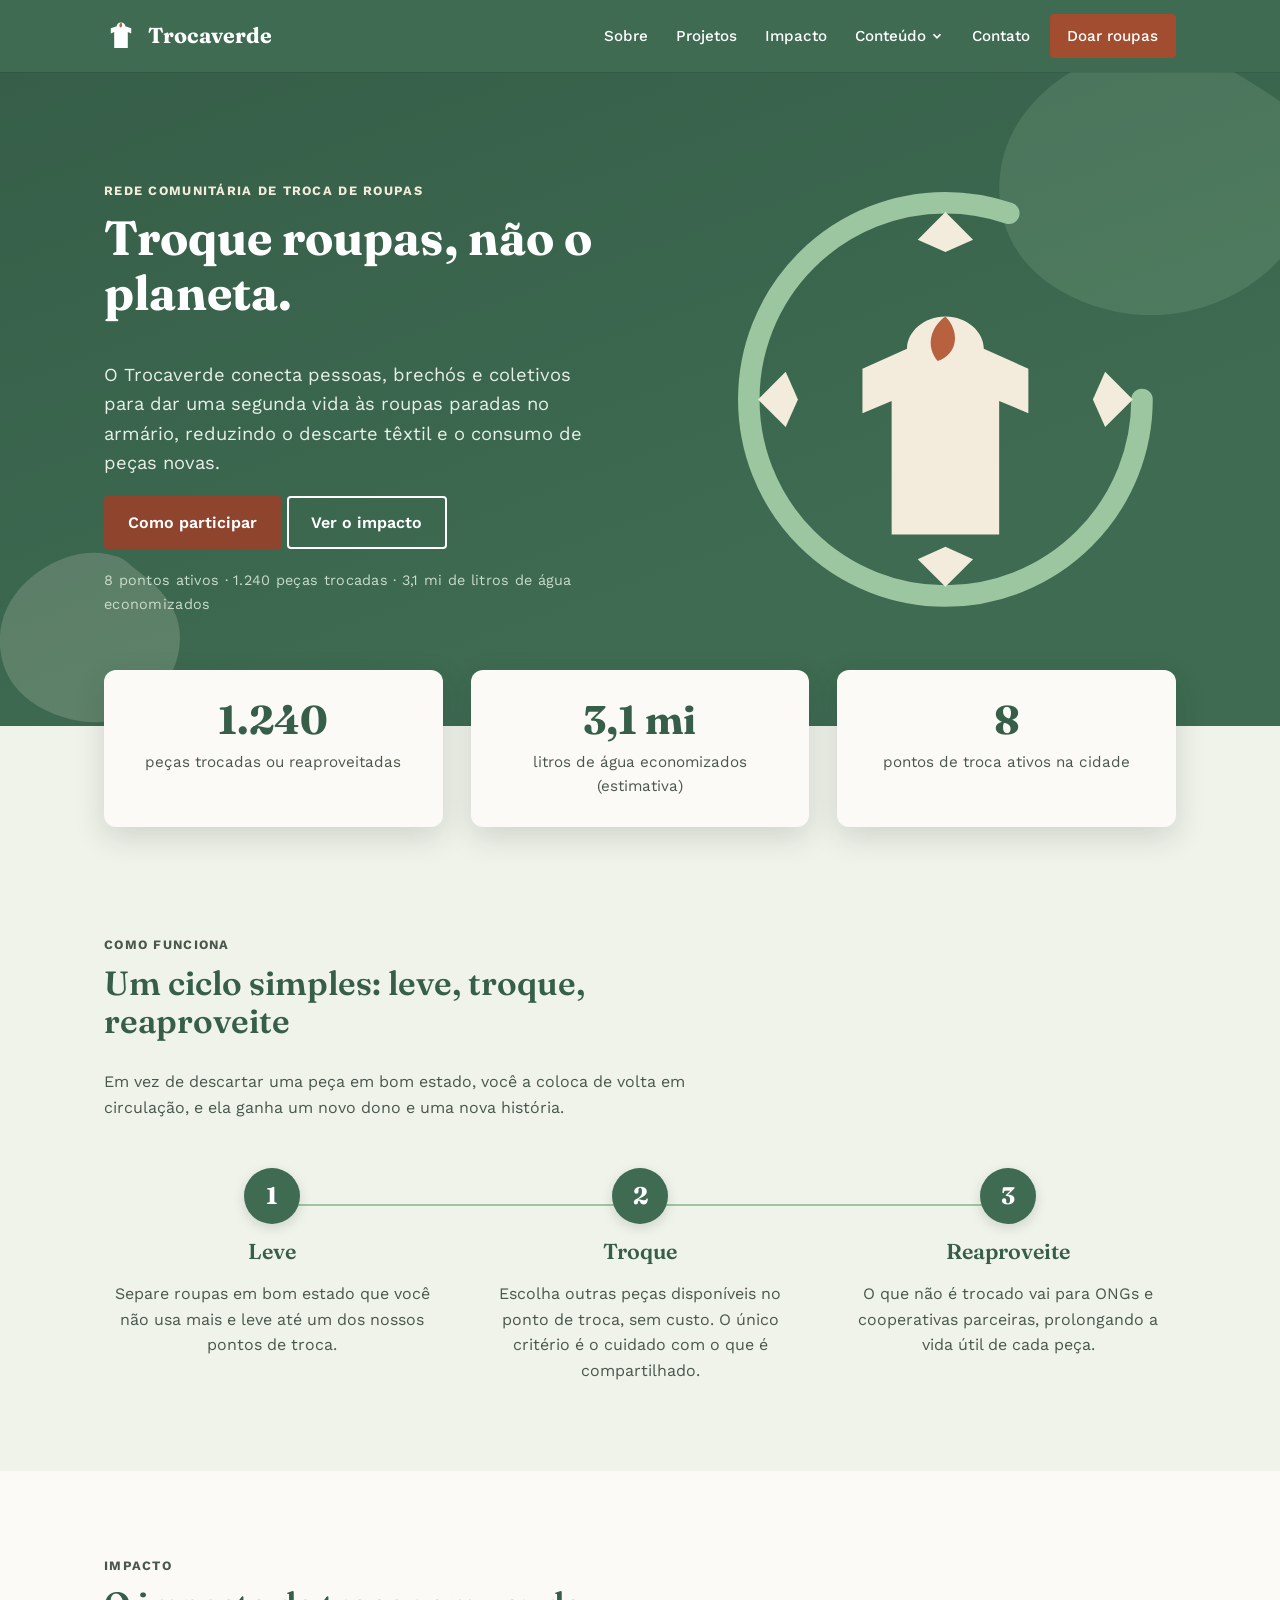
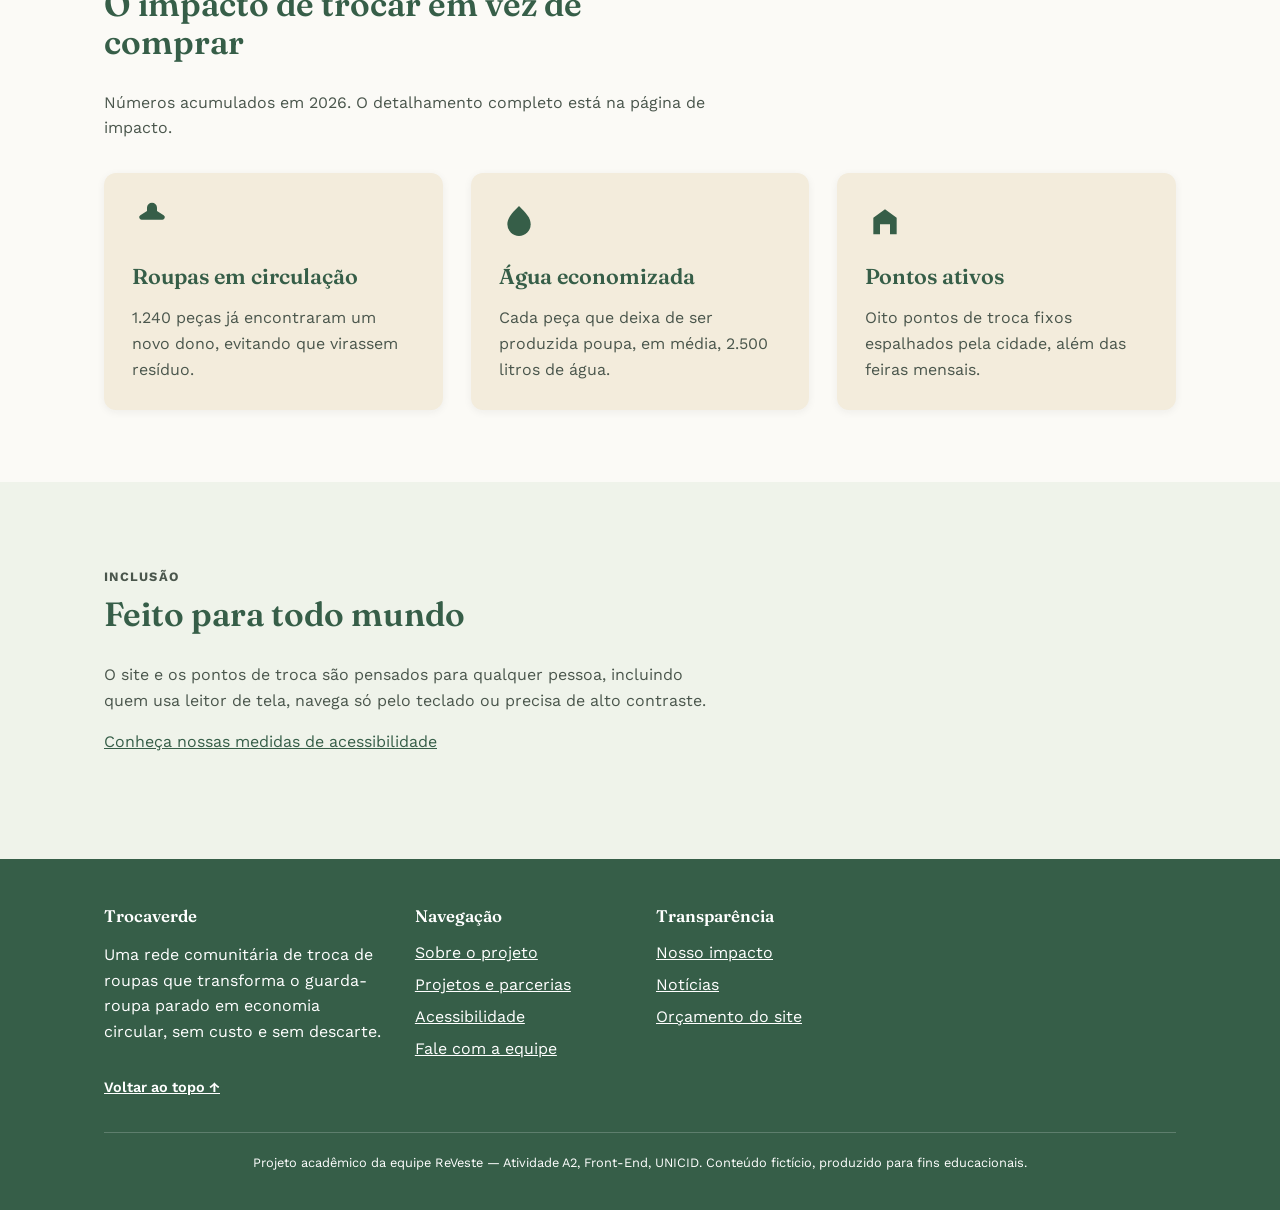
<file: index.html>
<!DOCTYPE html>
<html lang="pt-BR">
<head>
  <meta charset="UTF-8">
  <meta name="viewport" content="width=device-width, initial-scale=1.0">
  <title>Trocaverde — troque roupas, não o planeta</title>
  <meta name="description" content="Trocaverde é uma rede comunitária de troca e reaproveitamento de roupas que combate o descarte têxtil e incentiva o consumo consciente.">
  <link rel="preconnect" href="https://fonts.googleapis.com">
  <link rel="preconnect" href="https://fonts.gstatic.com" crossorigin>
  <link href="https://fonts.googleapis.com/css2?family=Fraunces:opsz,wght@9..144,500;9..144,700&family=Work+Sans:wght@400;500;600;700&display=swap" rel="stylesheet">
  <link rel="stylesheet" href="css/style.css">
  <link rel="icon" type="image/svg+xml" href="favicon.svg">
</head>
<body>
  <a class="skip-link" href="#conteudo-principal">Pular para o conteúdo principal</a>

  <header class="site-header">
    <div class="container">
      <a class="brand" href="index.html" aria-label="Trocaverde — página inicial">
        <svg viewBox="0 0 40 40" aria-hidden="true" focusable="false">
          <path d="M20 4c-2.8 0-5 2-5 4.4L8 11v6l4-1.6V34h16V15.4L32 17v-6l-7-2.6C25 6 22.8 4 20 4z" fill="#ffffff"/>
          <path d="M20 4c2 2 2 5-1 6-1.6-2-1-4.6 1-6z" fill="#B8613F"/>
        </svg>
        Trocaverde
      </a>
      <button type="button" class="nav-toggle-button" aria-label="Abrir menu de navegação" aria-expanded="false" aria-controls="main-nav">
        <svg viewBox="0 0 24 24" aria-hidden="true" focusable="false"><path d="M3 6h18M3 12h18M3 18h18" stroke="currentColor" stroke-width="2" stroke-linecap="round"/></svg>
      </button>
      <nav class="main-nav" id="main-nav" aria-label="Navegação principal">
        <ul>
          <li><a href="sobre.html">Sobre</a></li>
          <li><a href="projetos.html">Projetos</a></li>
          <li><a href="impacto.html">Impacto</a></li>
          <li class="has-dropdown">
            <button type="button" class="dropdown-toggle" aria-expanded="false" aria-controls="conteudo-menu">
              Conteúdo
              <svg class="chevron" viewBox="0 0 16 16" aria-hidden="true" focusable="false"><path d="M4 6l4 4 4-4" fill="none" stroke="currentColor" stroke-width="2"/></svg>
            </button>
            <ul class="dropdown" id="conteudo-menu">
              <li><a href="galeria.html">Galeria</a></li>
              <li><a href="midia.html">Mídia</a></li>
              <li><a href="noticias.html">Notícias</a></li>
              <li><a href="acessibilidade.html">Acessibilidade</a></li>
            </ul>
          </li>
          <li><a href="contato.html">Contato</a></li>
        </ul>
        <a class="btn btn-cta" href="contato.html#formulario">Doar roupas</a>
      </nav>
    </div>
  </header>

  <main id="conteudo-principal">
    <section class="hero">
      <div class="hero-blobs" aria-hidden="true">
        <svg class="blob-1" viewBox="0 0 200 200"><path d="M44,-58C60,-48,79,-38,86,-23C93,-8,88,12,78,28C68,44,53,56,36,63C19,70,0,72,-19,68C-38,64,-57,54,-68,39C-79,24,-82,4,-77,-14C-72,-32,-59,-47,-43,-57C-27,-67,-8,-72,9,-70C26,-68,32,-68,44,-58Z" fill="#9CC6A0" transform="translate(100 100)"/></svg>
        <svg class="blob-2" viewBox="0 0 200 200"><path d="M38,-49C50,-40,61,-29,66,-16C71,-3,70,12,64,26C58,40,47,53,33,60C19,67,2,68,-15,64C-32,60,-49,51,-59,37C-69,23,-72,4,-67,-13C-62,-30,-49,-44,-34,-53C-19,-62,-2,-66,13,-63C28,-60,26,-58,38,-49Z" fill="#F3ECDC" transform="translate(100 100)"/></svg>
      </div>
      <div class="container">
        <div>
          <p class="eyebrow" style="color:#F3ECDC;">Rede comunitária de troca de roupas</p>
          <h1>Troque roupas, não o planeta.</h1>
          <p class="lede">O Trocaverde conecta pessoas, brechós e coletivos para dar uma segunda vida às roupas paradas no armário, reduzindo o descarte têxtil e o consumo de peças novas.</p>
          <p>
            <a class="btn btn-primary" href="projetos.html">Como participar</a>
            <a class="btn btn-outline" href="impacto.html">Ver o impacto</a>
          </p>
          <p class="hero-trust">8 pontos ativos · 1.240 peças trocadas · 3,1 mi de litros de água economizados</p>
        </div>
        <svg class="hero-figure" viewBox="0 0 300 300" role="img" aria-label="Ilustração de uma camiseta cercada por setas circulares, representando a troca de roupas">
          <circle cx="150" cy="150" r="128" fill="none" stroke="#9CC6A0" stroke-width="14" stroke-dasharray="700" stroke-dashoffset="55" stroke-linecap="round"/>
          <path d="M150 28 l18 18 -18 8 -18-8Z" fill="#F3ECDC"/>
          <path d="M272 150 l-18 18 -8-18 8-18Z" fill="#F3ECDC"/>
          <path d="M150 272 l-18-18 18-8 18 8Z" fill="#F3ECDC"/>
          <path d="M28 150 l18-18 8 18-8 18Z" fill="#F3ECDC"/>
          <path d="M150 96c-14 0-25 10-25 21l-29 13v29l19-8v87h70v-87l19 8v-29l-29-13c0-11-11-21-25-21z" fill="#F3ECDC"/>
          <path d="M150 96c9 9 9 24-5 29-8-9-5-22 5-29z" fill="#B8613F"/>
        </svg>
      </div>
    </section>

    <section class="stats-strip" aria-label="Números do Trocaverde">
      <div class="container">
        <div class="grid grid--3">
          <div class="stat-overlap reveal">
            <span class="stat-number" data-counter="1240">0</span>
            <p>peças trocadas ou reaproveitadas</p>
          </div>
          <div class="stat-overlap reveal">
            <span class="stat-number">3,1 mi</span>
            <p>litros de água economizados (estimativa)</p>
          </div>
          <div class="stat-overlap reveal">
            <span class="stat-number" data-counter="8">0</span>
            <p>pontos de troca ativos na cidade</p>
          </div>
        </div>
      </div>
    </section>

    <section class="section">
      <div class="container">
        <div class="section-head reveal">
          <p class="eyebrow">Como funciona</p>
          <h2>Um ciclo simples: leve, troque, reaproveite</h2>
          <p>Em vez de descartar uma peça em bom estado, você a coloca de volta em circulação, e ela ganha um novo dono e uma nova história.</p>
        </div>
        <div class="steps reveal">
          <div class="step">
            <h3>Leve</h3>
            <p>Separe roupas em bom estado que você não usa mais e leve até um dos nossos pontos de troca.</p>
          </div>
          <div class="step">
            <h3>Troque</h3>
            <p>Escolha outras peças disponíveis no ponto de troca, sem custo. O único critério é o cuidado com o que é compartilhado.</p>
          </div>
          <div class="step">
            <h3>Reaproveite</h3>
            <p>O que não é trocado vai para ONGs e cooperativas parceiras, prolongando a vida útil de cada peça.</p>
          </div>
        </div>
      </div>
    </section>

    <section class="section section--alt">
      <div class="container">
        <div class="section-head reveal">
          <p class="eyebrow">Impacto</p>
          <h2>O impacto de trocar em vez de comprar</h2>
          <p>Números acumulados em 2026. O detalhamento completo está na página de impacto.</p>
        </div>
        <div class="grid grid--3">
          <article class="card reveal">
            <svg class="card-icon" viewBox="0 0 48 48" aria-hidden="true"><path d="M18 8a6 6 0 0 1 12 0v4l8 5a3 3 0 0 1-2 5.5H12A3 3 0 0 1 10 17l8-5z" fill="currentColor"/></svg>
            <h3>Roupas em circulação</h3>
            <p>1.240 peças já encontraram um novo dono, evitando que virassem resíduo.</p>
          </article>
          <article class="card reveal">
            <svg class="card-icon" viewBox="0 0 48 48" aria-hidden="true"><path d="M24 6c8 8 14 14 14 22a14 14 0 0 1-28 0c0-8 6-14 14-22z" fill="currentColor"/></svg>
            <h3>Água economizada</h3>
            <p>Cada peça que deixa de ser produzida poupa, em média, 2.500 litros de água.</p>
          </article>
          <article class="card reveal">
            <svg class="card-icon" viewBox="0 0 48 48" aria-hidden="true"><path d="M10 40V20l14-10 14 10v20H30V28H18v12z" fill="currentColor"/></svg>
            <h3>Pontos ativos</h3>
            <p>Oito pontos de troca fixos espalhados pela cidade, além das feiras mensais.</p>
          </article>
        </div>
      </div>
    </section>

    <section class="section">
      <div class="container">
        <div class="section-head reveal">
          <p class="eyebrow">Inclusão</p>
          <h2>Feito para todo mundo</h2>
          <p>O site e os pontos de troca são pensados para qualquer pessoa, incluindo quem usa leitor de tela, navega só pelo teclado ou precisa de alto contraste.</p>
          <p><a href="acessibilidade.html">Conheça nossas medidas de acessibilidade</a></p>
        </div>
      </div>
    </section>
  </main>

  <footer class="site-footer">
    <div class="container">
      <div class="footer-grid">
        <div>
          <h2>Trocaverde</h2>
          <p>Uma rede comunitária de troca de roupas que transforma o guarda-roupa parado em economia circular, sem custo e sem descarte.</p>
          <a class="back-to-top" href="#conteudo-principal">Voltar ao topo ↑</a>
        </div>
        <div>
          <h2>Navegação</h2>
          <ul>
            <li><a href="sobre.html">Sobre o projeto</a></li>
            <li><a href="projetos.html">Projetos e parcerias</a></li>
            <li><a href="acessibilidade.html">Acessibilidade</a></li>
            <li><a href="contato.html">Fale com a equipe</a></li>
          </ul>
        </div>
        <div>
          <h2>Transparência</h2>
          <ul>
            <li><a href="impacto.html">Nosso impacto</a></li>
            <li><a href="noticias.html">Notícias</a></li>
            <li><a href="orcamento_hospedagem.html">Orçamento do site</a></li>
          </ul>
        </div>
        
      </div>
      <p class="footer-bottom">Projeto acadêmico da equipe ReVeste — Atividade A2, Front-End, UNICID. Conteúdo fictício, produzido para fins educacionais.</p>
    </div>
  </footer>

  <script src="js/main.js" defer></script>
</body>
</html>
</file>
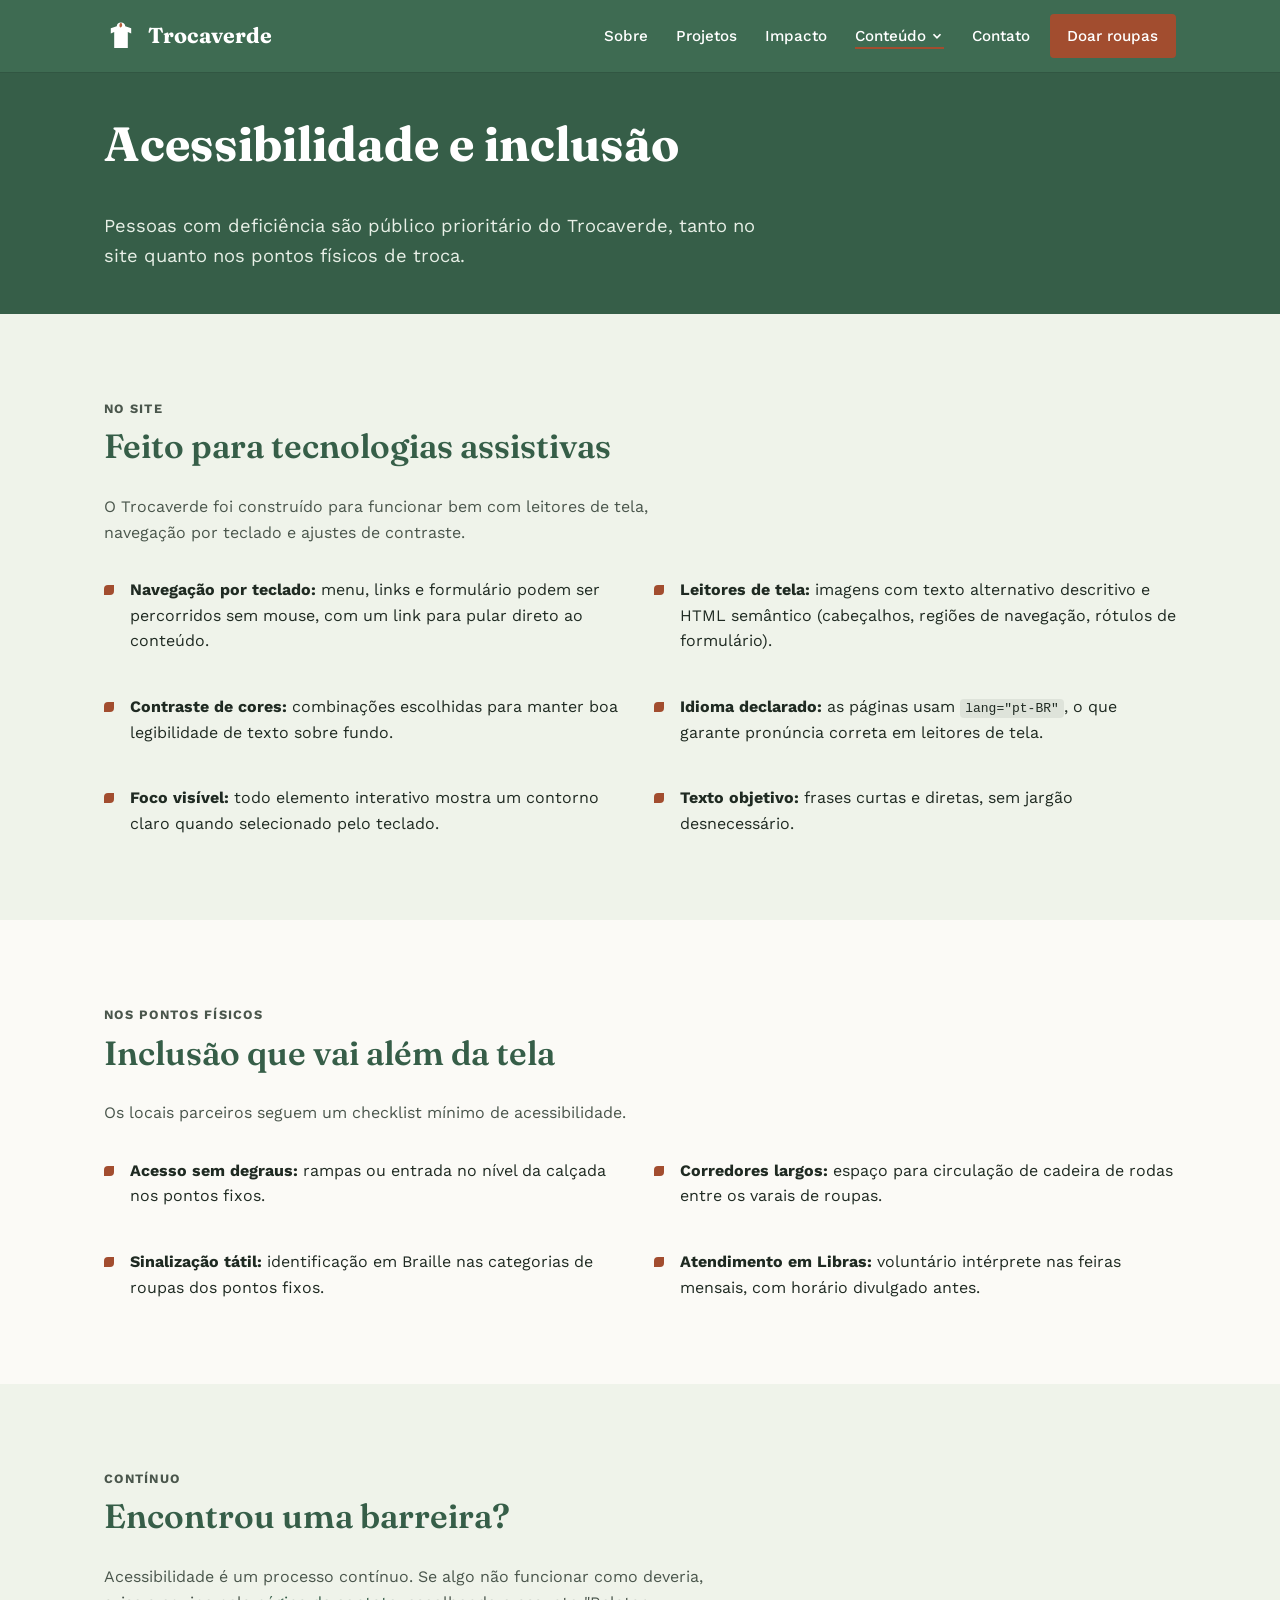
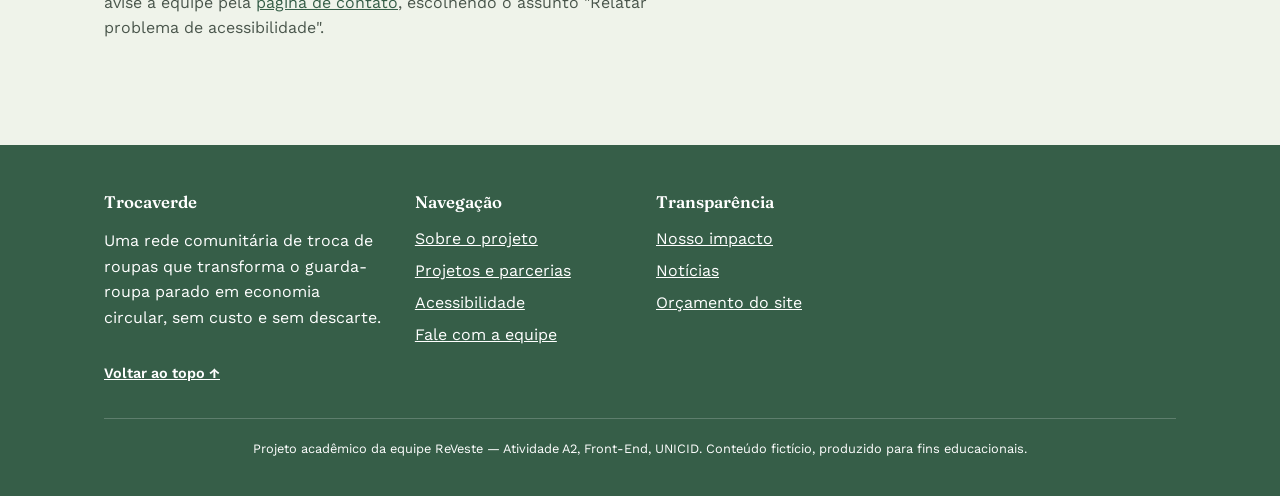
<file: acessibilidade.html>
<!DOCTYPE html>
<html lang="pt-BR">
<head>
  <meta charset="UTF-8">
  <meta name="viewport" content="width=device-width, initial-scale=1.0">
  <title>Acessibilidade | Trocaverde</title>
  <meta name="description" content="Medidas de acessibilidade digital e física adotadas pelo Trocaverde para incluir pessoas com deficiência.">
  <link rel="preconnect" href="https://fonts.googleapis.com">
  <link rel="preconnect" href="https://fonts.gstatic.com" crossorigin>
  <link href="https://fonts.googleapis.com/css2?family=Fraunces:opsz,wght@9..144,500;9..144,700&family=Work+Sans:wght@400;500;600;700&display=swap" rel="stylesheet">
  <link rel="stylesheet" href="css/style.css">
  <link rel="icon" type="image/svg+xml" href="favicon.svg">
</head>
<body>
  <a class="skip-link" href="#conteudo-principal">Pular para o conteúdo principal</a>

  <header class="site-header">
    <div class="container">
      <a class="brand" href="index.html" aria-label="Trocaverde — página inicial">
        <svg viewBox="0 0 40 40" aria-hidden="true" focusable="false">
          <path d="M20 4c-2.8 0-5 2-5 4.4L8 11v6l4-1.6V34h16V15.4L32 17v-6l-7-2.6C25 6 22.8 4 20 4z" fill="#ffffff"/>
          <path d="M20 4c2 2 2 5-1 6-1.6-2-1-4.6 1-6z" fill="#B8613F"/>
        </svg>
        Trocaverde
      </a>
      <button type="button" class="nav-toggle-button" aria-label="Abrir menu de navegação" aria-expanded="false" aria-controls="main-nav">
        <svg viewBox="0 0 24 24" aria-hidden="true" focusable="false"><path d="M3 6h18M3 12h18M3 18h18" stroke="currentColor" stroke-width="2" stroke-linecap="round"/></svg>
      </button>
      <nav class="main-nav" id="main-nav" aria-label="Navegação principal">
        <ul>
          <li><a href="sobre.html">Sobre</a></li>
          <li><a href="projetos.html">Projetos</a></li>
          <li><a href="impacto.html">Impacto</a></li>
          <li class="has-dropdown">
            <button type="button" class="dropdown-toggle" aria-expanded="false" aria-controls="conteudo-menu">Conteúdo
              <svg class="chevron" viewBox="0 0 16 16" aria-hidden="true" focusable="false"><path d="M4 6l4 4 4-4" fill="none" stroke="currentColor" stroke-width="2"/></svg>
            </button>
            <ul class="dropdown" id="conteudo-menu">
              <li><a href="galeria.html">Galeria</a></li>
              <li><a href="midia.html">Mídia</a></li>
              <li><a href="noticias.html">Notícias</a></li>
              <li><a href="acessibilidade.html" aria-current="page">Acessibilidade</a></li>
            </ul>
          </li>
          <li><a href="contato.html">Contato</a></li>
        </ul>
        <a class="btn btn-cta" href="contato.html#formulario">Doar roupas</a>
      </nav>
    </div>
  </header>

  <main id="conteudo-principal">
    <section class="page-hero">
      <div class="container">
        <h1>Acessibilidade e inclusão</h1>
        <p>Pessoas com deficiência são público prioritário do Trocaverde, tanto no site quanto nos pontos físicos de troca.</p>
      </div>
    </section>

    <section class="section">
      <div class="container">
        <div class="section-head reveal">
          <p class="eyebrow">No site</p>
          <h2>Feito para tecnologias assistivas</h2>
          <p>O Trocaverde foi construído para funcionar bem com leitores de tela, navegação por teclado e ajustes de contraste.</p>
        </div>
        <ul class="leaf-list grid grid--2">
          <li><strong>Navegação por teclado:</strong> menu, links e formulário podem ser percorridos sem mouse, com um link para pular direto ao conteúdo.</li>
          <li><strong>Leitores de tela:</strong> imagens com texto alternativo descritivo e HTML semântico (cabeçalhos, regiões de navegação, rótulos de formulário).</li>
          <li><strong>Contraste de cores:</strong> combinações escolhidas para manter boa legibilidade de texto sobre fundo.</li>
          <li><strong>Idioma declarado:</strong> as páginas usam <code>lang="pt-BR"</code>, o que garante pronúncia correta em leitores de tela.</li>
          <li><strong>Foco visível:</strong> todo elemento interativo mostra um contorno claro quando selecionado pelo teclado.</li>
          <li><strong>Texto objetivo:</strong> frases curtas e diretas, sem jargão desnecessário.</li>
        </ul>
      </div>
    </section>

    <section class="section section--alt">
      <div class="container">
        <div class="section-head reveal">
          <p class="eyebrow">Nos pontos físicos</p>
          <h2>Inclusão que vai além da tela</h2>
          <p>Os locais parceiros seguem um checklist mínimo de acessibilidade.</p>
        </div>
        <ul class="leaf-list grid grid--2">
          <li><strong>Acesso sem degraus:</strong> rampas ou entrada no nível da calçada nos pontos fixos.</li>
          <li><strong>Corredores largos:</strong> espaço para circulação de cadeira de rodas entre os varais de roupas.</li>
          <li><strong>Sinalização tátil:</strong> identificação em Braille nas categorias de roupas dos pontos fixos.</li>
          <li><strong>Atendimento em Libras:</strong> voluntário intérprete nas feiras mensais, com horário divulgado antes.</li>
        </ul>
      </div>
    </section>

    <section class="section">
      <div class="container">
        <div class="section-head reveal">
          <p class="eyebrow">Contínuo</p>
          <h2>Encontrou uma barreira?</h2>
          <p>Acessibilidade é um processo contínuo. Se algo não funcionar como deveria, avise a equipe pela <a href="contato.html">página de contato</a>, escolhendo o assunto "Relatar problema de acessibilidade".</p>
        </div>
      </div>
    </section>
  </main>

  <footer class="site-footer">
    <div class="container">
      <div class="footer-grid">
        <div>
          <h2>Trocaverde</h2>
          <p>Uma rede comunitária de troca de roupas que transforma o guarda-roupa parado em economia circular, sem custo e sem descarte.</p>
          <a class="back-to-top" href="#conteudo-principal">Voltar ao topo ↑</a>
        </div>
        <div>
          <h2>Navegação</h2>
          <ul>
            <li><a href="sobre.html">Sobre o projeto</a></li>
            <li><a href="projetos.html">Projetos e parcerias</a></li>
            <li><a href="acessibilidade.html">Acessibilidade</a></li>
            <li><a href="contato.html">Fale com a equipe</a></li>
          </ul>
        </div>
        <div>
          <h2>Transparência</h2>
          <ul>
            <li><a href="impacto.html">Nosso impacto</a></li>
            <li><a href="noticias.html">Notícias</a></li>
            <li><a href="orcamento_hospedagem.html">Orçamento do site</a></li>
          </ul>
        </div>
       
      </div>
      <p class="footer-bottom">Projeto acadêmico da equipe ReVeste — Atividade A2, Front-End, UNICID. Conteúdo fictício, produzido para fins educacionais.</p>
    </div>
  </footer>

  <script src="js/main.js" defer></script>
</body>
</html>
</file>
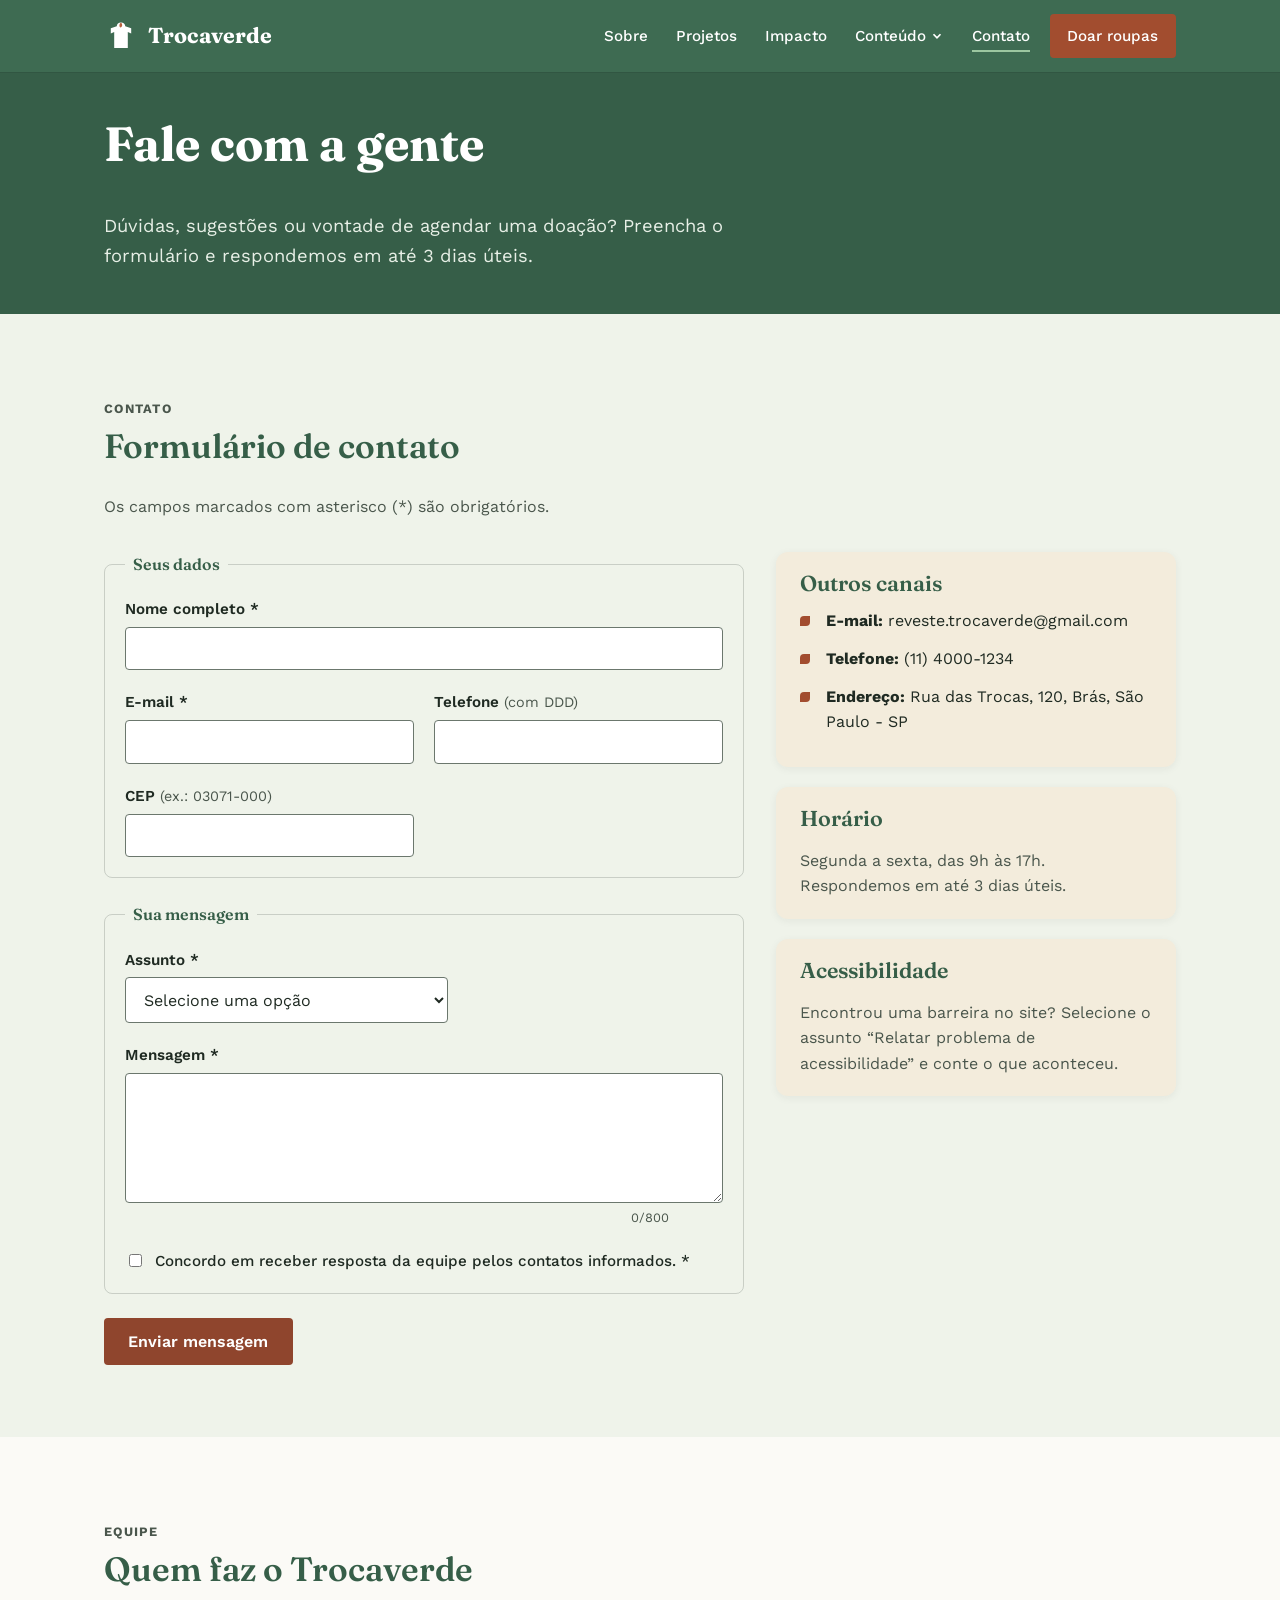
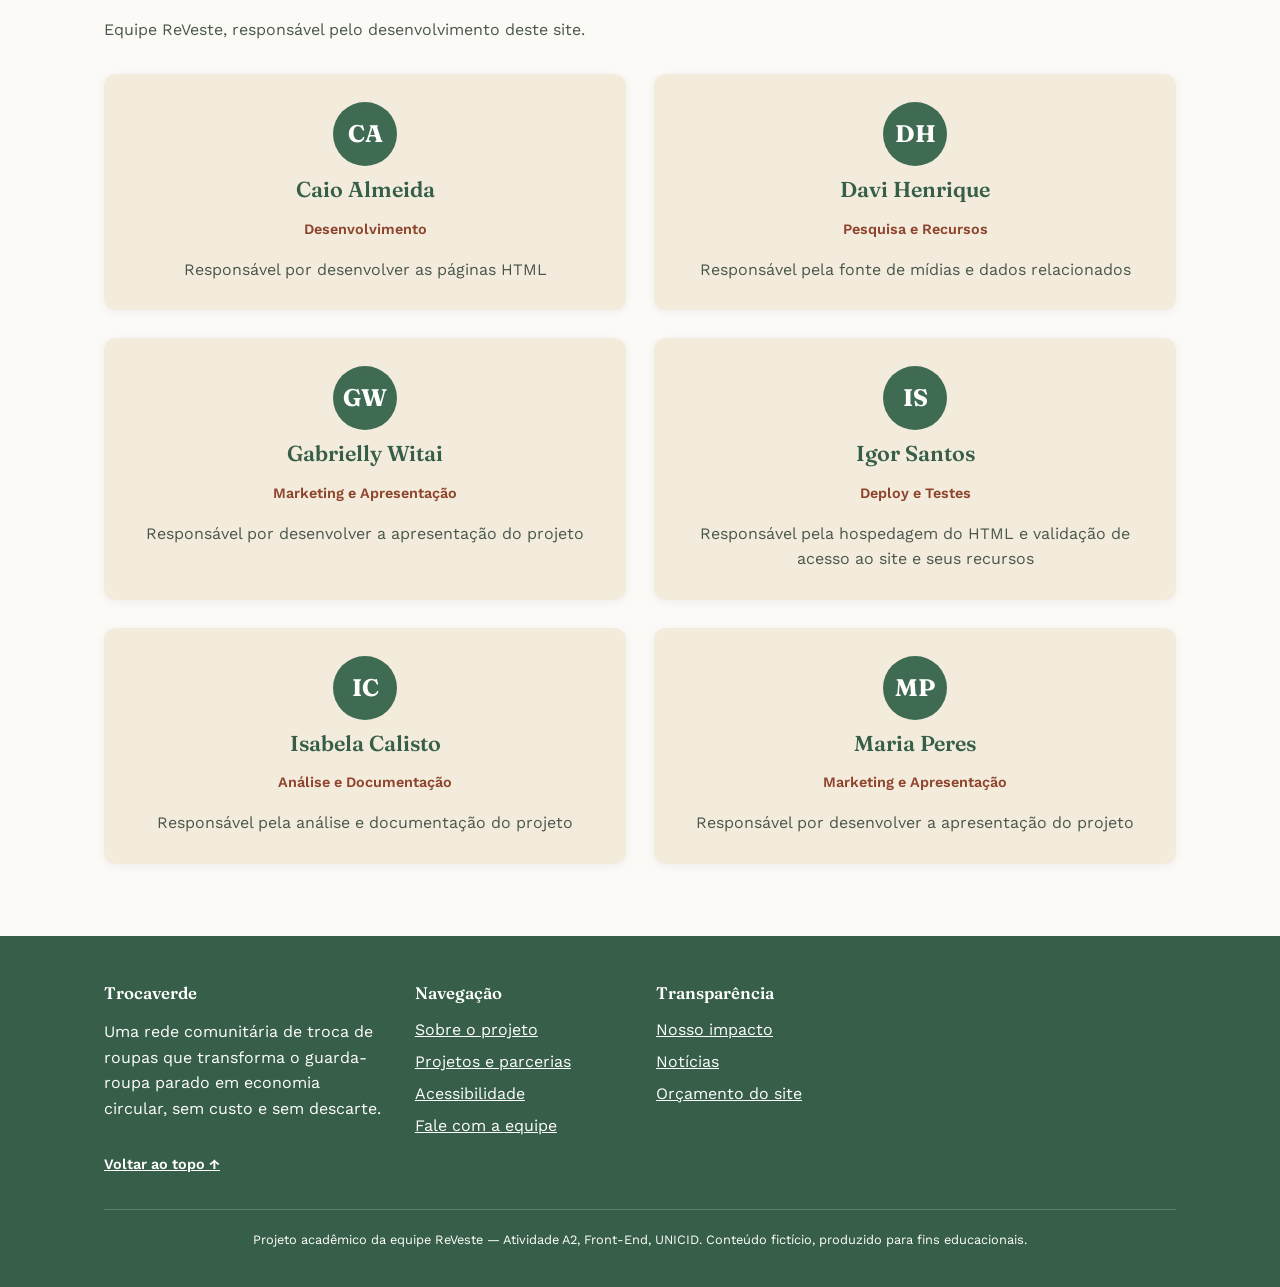
<file: contato.html>
<!DOCTYPE html>
<html lang="pt-BR">
<head>
  <meta charset="UTF-8">
  <meta name="viewport" content="width=device-width, initial-scale=1.0">
  <title>Contato | Trocaverde</title>
  <meta name="description" content="Fale com a equipe do Trocaverde: envie dúvidas, sugestões ou agende uma doação de roupas.">
  <link rel="preconnect" href="https://fonts.googleapis.com">
  <link rel="preconnect" href="https://fonts.gstatic.com" crossorigin>
  <link href="https://fonts.googleapis.com/css2?family=Fraunces:opsz,wght@9..144,500;9..144,700&family=Work+Sans:wght@400;500;600;700&display=swap" rel="stylesheet">
  <link rel="stylesheet" href="css/style.css">
  <link rel="icon" type="image/svg+xml" href="favicon.svg">
</head>
<body>
  <a class="skip-link" href="#conteudo-principal">Pular para o conteúdo principal</a>

  <header class="site-header">
    <div class="container">
      <a class="brand" href="index.html" aria-label="Trocaverde — página inicial">
        <svg viewBox="0 0 40 40" aria-hidden="true" focusable="false">
          <path d="M20 4c-2.8 0-5 2-5 4.4L8 11v6l4-1.6V34h16V15.4L32 17v-6l-7-2.6C25 6 22.8 4 20 4z" fill="#ffffff"/>
          <path d="M20 4c2 2 2 5-1 6-1.6-2-1-4.6 1-6z" fill="#B8613F"/>
        </svg>
        Trocaverde
      </a>
      <button type="button" class="nav-toggle-button" aria-label="Abrir menu de navegação" aria-expanded="false" aria-controls="main-nav">
        <svg viewBox="0 0 24 24" aria-hidden="true" focusable="false"><path d="M3 6h18M3 12h18M3 18h18" stroke="currentColor" stroke-width="2" stroke-linecap="round"/></svg>
      </button>
      <nav class="main-nav" id="main-nav" aria-label="Navegação principal">
        <ul>
          <li><a href="sobre.html">Sobre</a></li>
          <li><a href="projetos.html">Projetos</a></li>
          <li><a href="impacto.html">Impacto</a></li>
          <li class="has-dropdown">
            <button type="button" class="dropdown-toggle" aria-expanded="false" aria-controls="conteudo-menu">Conteúdo
              <svg class="chevron" viewBox="0 0 16 16" aria-hidden="true" focusable="false"><path d="M4 6l4 4 4-4" fill="none" stroke="currentColor" stroke-width="2"/></svg>
            </button>
            <ul class="dropdown" id="conteudo-menu">
              <li><a href="galeria.html">Galeria</a></li>
              <li><a href="midia.html">Mídia</a></li>
              <li><a href="noticias.html">Notícias</a></li>
              <li><a href="acessibilidade.html">Acessibilidade</a></li>
            </ul>
          </li>
          <li><a href="contato.html" aria-current="page">Contato</a></li>
        </ul>
        <a class="btn btn-cta" href="contato.html#formulario">Doar roupas</a>
      </nav>
    </div>
  </header>

  <main id="conteudo-principal">
    <section class="page-hero">
      <div class="container">
        <h1>Fale com a gente</h1>
        <p>Dúvidas, sugestões ou vontade de agendar uma doação? Preencha o formulário e respondemos em até 3 dias úteis.</p>
      </div>
    </section>

    <section class="section" id="formulario">
      <div class="container">
        <div class="section-head">
          <p class="eyebrow">Contato</p>
          <h2>Formulário de contato</h2>
          <p>Os campos marcados com asterisco (*) são obrigatórios.</p>
        </div>

        <div class="contact-layout">
          <form id="contact-form" class="contact-form" action="https://formspree.io/f/xqppvkbg" method="post" novalidate>
            <fieldset>
              <legend>Seus dados</legend>
              <div class="form-grid">
                <div class="field full">
                  <label for="nome">Nome completo *</label>
                  <input type="text" id="nome" name="nome" required minlength="3" autocomplete="name" aria-describedby="nome-error">
                  <p class="field-error" id="nome-error" role="alert" aria-live="assertive" aria-atomic="true" hidden></p>
                </div>
                <div class="field">
                  <label for="email">E-mail *</label>
                  <input type="email" id="email" name="email" required autocomplete="email" aria-describedby="email-error">
                  <p class="field-error" id="email-error" role="alert" aria-live="assertive" aria-atomic="true" hidden></p>
                </div>
                <div class="field">
                  <label for="telefone">Telefone <span class="hint">(com DDD)</span></label>
                  <input type="tel" id="telefone" name="telefone" pattern="\(?\d{2}\)?\s?9?\d{4}-?\d{4}" title="Informe DDD e número, por exemplo (11) 91234-5678" autocomplete="tel">
                </div>
                <div class="field">
                  <label for="cep">CEP <span class="hint">(ex.: 03071-000)</span></label>
                  <input type="text" id="cep" name="cep" pattern="\d{5}-?\d{3}" title="Informe 8 dígitos, por exemplo 03071-000" inputmode="numeric" autocomplete="postal-code">
                </div>
              </div>
            </fieldset>

            <fieldset>
              <legend>Sua mensagem</legend>
              <div class="form-grid">
                <div class="field">
                  <label for="assunto">Assunto *</label>
                  <select id="assunto" name="assunto" required aria-describedby="assunto-error">
                    <option value="">Selecione uma opção</option>
                    <option value="duvida">Dúvida sobre o projeto</option>
                    <option value="doacao">Agendar doação de roupas</option>
                    <option value="parceria">Proposta de parceria</option>
                    <option value="acessibilidade">Relatar problema de acessibilidade</option>
                  </select>
                  <p class="field-error" id="assunto-error" role="alert" aria-live="assertive" aria-atomic="true" hidden></p>
                </div>
                <div class="field" id="pecas-wrap" hidden>
                  <label for="pecas">Quantidade de peças <span class="hint">(para doações)</span></label>
                  <input type="number" id="pecas" name="pecas" min="1" max="500" step="1">
                </div>
                <div class="field full">
                  <label for="mensagem">Mensagem *</label>
                  <textarea id="mensagem" name="mensagem" required minlength="10" maxlength="800" aria-describedby="mensagem-error msg-counter"></textarea>
                  <p class="field-error" id="mensagem-error" role="alert" aria-live="assertive" aria-atomic="true" hidden></p>
                  <p class="char-counter" id="msg-counter" aria-live="off">0/800</p>
                </div>
                <div class="field full">
                  <label class="check" for="aceite">
                    <input type="checkbox" id="aceite" name="aceite" required aria-describedby="aceite-error">
                    <span>Concordo em receber resposta da equipe pelos contatos informados. *</span>
                  </label>
                  <p class="field-error" id="aceite-error" role="alert" aria-live="assertive" aria-atomic="true" hidden></p>
                </div>
              </div>
            </fieldset>

            <button type="submit" class="btn btn-primary">Enviar mensagem</button>
            <p class="form-success" id="form-success" role="status" tabindex="-1" hidden>Mensagem enviada! Entraremos em contato em até 3 dias úteis.</p>
          </form>

          <aside class="contact-aside">
            <div class="card">
              <h3>Outros canais</h3>
              <ul class="leaf-list">
                <li><strong>E-mail:</strong> reveste.trocaverde@gmail.com</li>
                <li><strong>Telefone:</strong> (11) 4000-1234</li>
                <li><strong>Endereço:</strong> Rua das Trocas, 120, Brás, São Paulo - SP</li>
              </ul>
            </div>
            <div class="card">
              <h3>Horário</h3>
              <p>Segunda a sexta, das 9h às 17h. Respondemos em até 3 dias úteis.</p>
            </div>
            <div class="card">
              <h3>Acessibilidade</h3>
              <p>Encontrou uma barreira no site? Selecione o assunto “Relatar problema de acessibilidade” e conte o que aconteceu.</p>
            </div>
          </aside>
        </div>
      </div>
    </section>

    <section class="section section--alt">
      <div class="container">
        <div class="section-head">
          <p class="eyebrow">Equipe</p>
          <h2>Quem faz o Trocaverde</h2>
          <p>Equipe ReVeste, responsável pelo desenvolvimento deste site.</p>
        </div>
        <div class="grid grid--2">
          <article class="card team-card">
            <span class="avatar" aria-hidden="true">CA</span>
            <h3>Caio Almeida</h3>
            <p class="team-role">Desenvolvimento</p>
            <p>Responsável por desenvolver as páginas HTML</p>
          </article>
          <article class="card team-card">
            <span class="avatar" aria-hidden="true">DH</span>
            <h3>Davi Henrique</h3>
            <p class="team-role">Pesquisa e Recursos</p>
            <p>Responsável pela fonte de mídias e dados relacionados</p>
          </article>
          <article class="card team-card">
            <span class="avatar" aria-hidden="true">GW</span>
            <h3>Gabrielly Witai</h3>
            <p class="team-role">Marketing e Apresentação</p>
            <p>Responsável por desenvolver a apresentação do projeto</p>
          </article>
          <article class="card team-card">
            <span class="avatar" aria-hidden="true">IS</span>
            <h3>Igor Santos</h3>
            <p class="team-role">Deploy e Testes</p>
            <p>Responsável pela hospedagem do HTML e validação de acesso ao site e seus recursos</p>
          </article>
          <article class="card team-card">
            <span class="avatar" aria-hidden="true">IC</span>
            <h3>Isabela Calisto</h3>
            <p class="team-role">Análise e Documentação</p>
            <p>Responsável pela análise e documentação do projeto</p>
          </article>
          <article class="card team-card">
            <span class="avatar" aria-hidden="true">MP</span>
            <h3>Maria Peres</h3>
            <p class="team-role">Marketing e Apresentação</p>
            <p>Responsável por desenvolver a apresentação do projeto</p>
          </article>
        </div>
      </div>
    </section>
  </main>

  <footer class="site-footer">
    <div class="container">
      <div class="footer-grid">
        <div>
          <h2>Trocaverde</h2>
          <p>Uma rede comunitária de troca de roupas que transforma o guarda-roupa parado em economia circular, sem custo e sem descarte.</p>
          <a class="back-to-top" href="#conteudo-principal">Voltar ao topo ↑</a>
        </div>
        <div>
          <h2>Navegação</h2>
          <ul>
            <li><a href="sobre.html">Sobre o projeto</a></li>
            <li><a href="projetos.html">Projetos e parcerias</a></li>
            <li><a href="acessibilidade.html">Acessibilidade</a></li>
            <li><a href="contato.html">Fale com a equipe</a></li>
          </ul>
        </div>
        <div>
          <h2>Transparência</h2>
          <ul>
            <li><a href="impacto.html">Nosso impacto</a></li>
            <li><a href="noticias.html">Notícias</a></li>
            <li><a href="orcamento_hospedagem.html">Orçamento do site</a></li>
          </ul>
        </div>
       
      </div>
      <p class="footer-bottom">Projeto acadêmico da equipe ReVeste — Atividade A2, Front-End, UNICID. Conteúdo fictício, produzido para fins educacionais.</p>
    </div>
  </footer>

  <script src="js/main.js" defer></script>
</body>
</html>
</file>
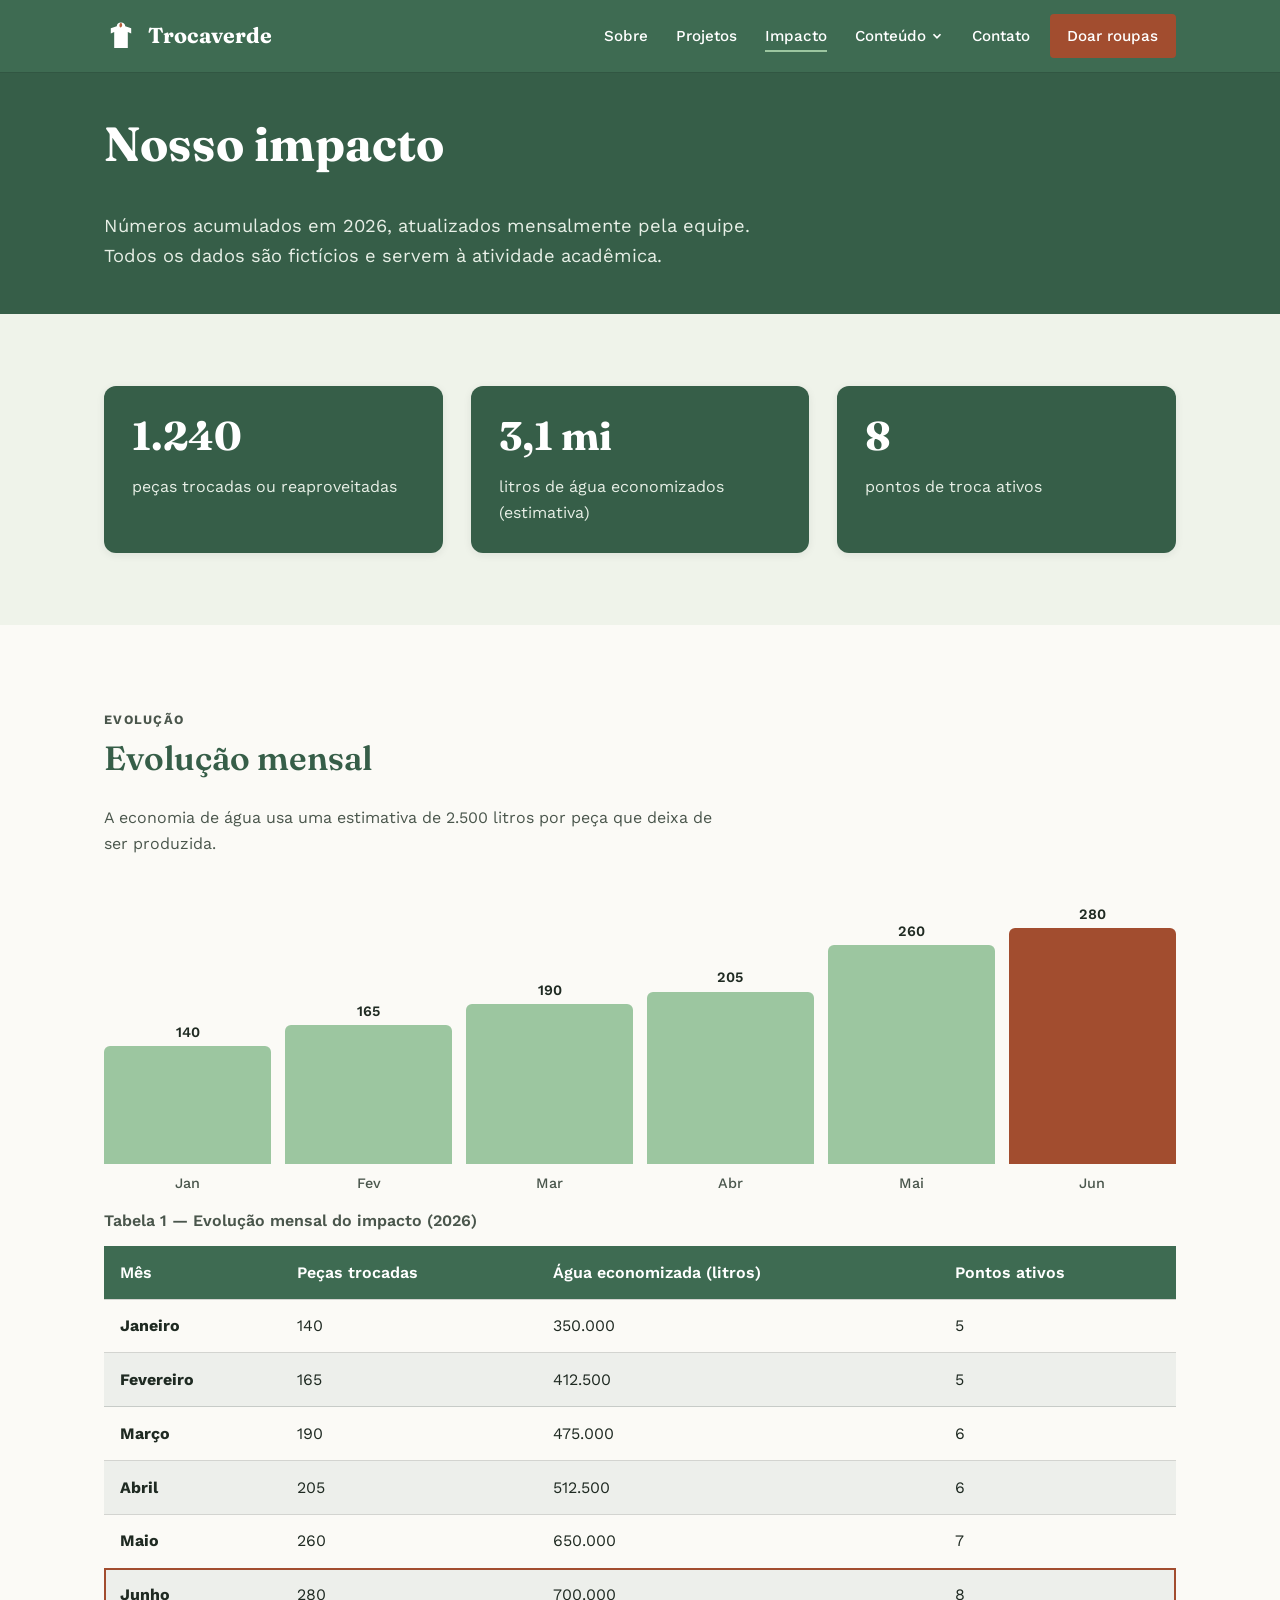
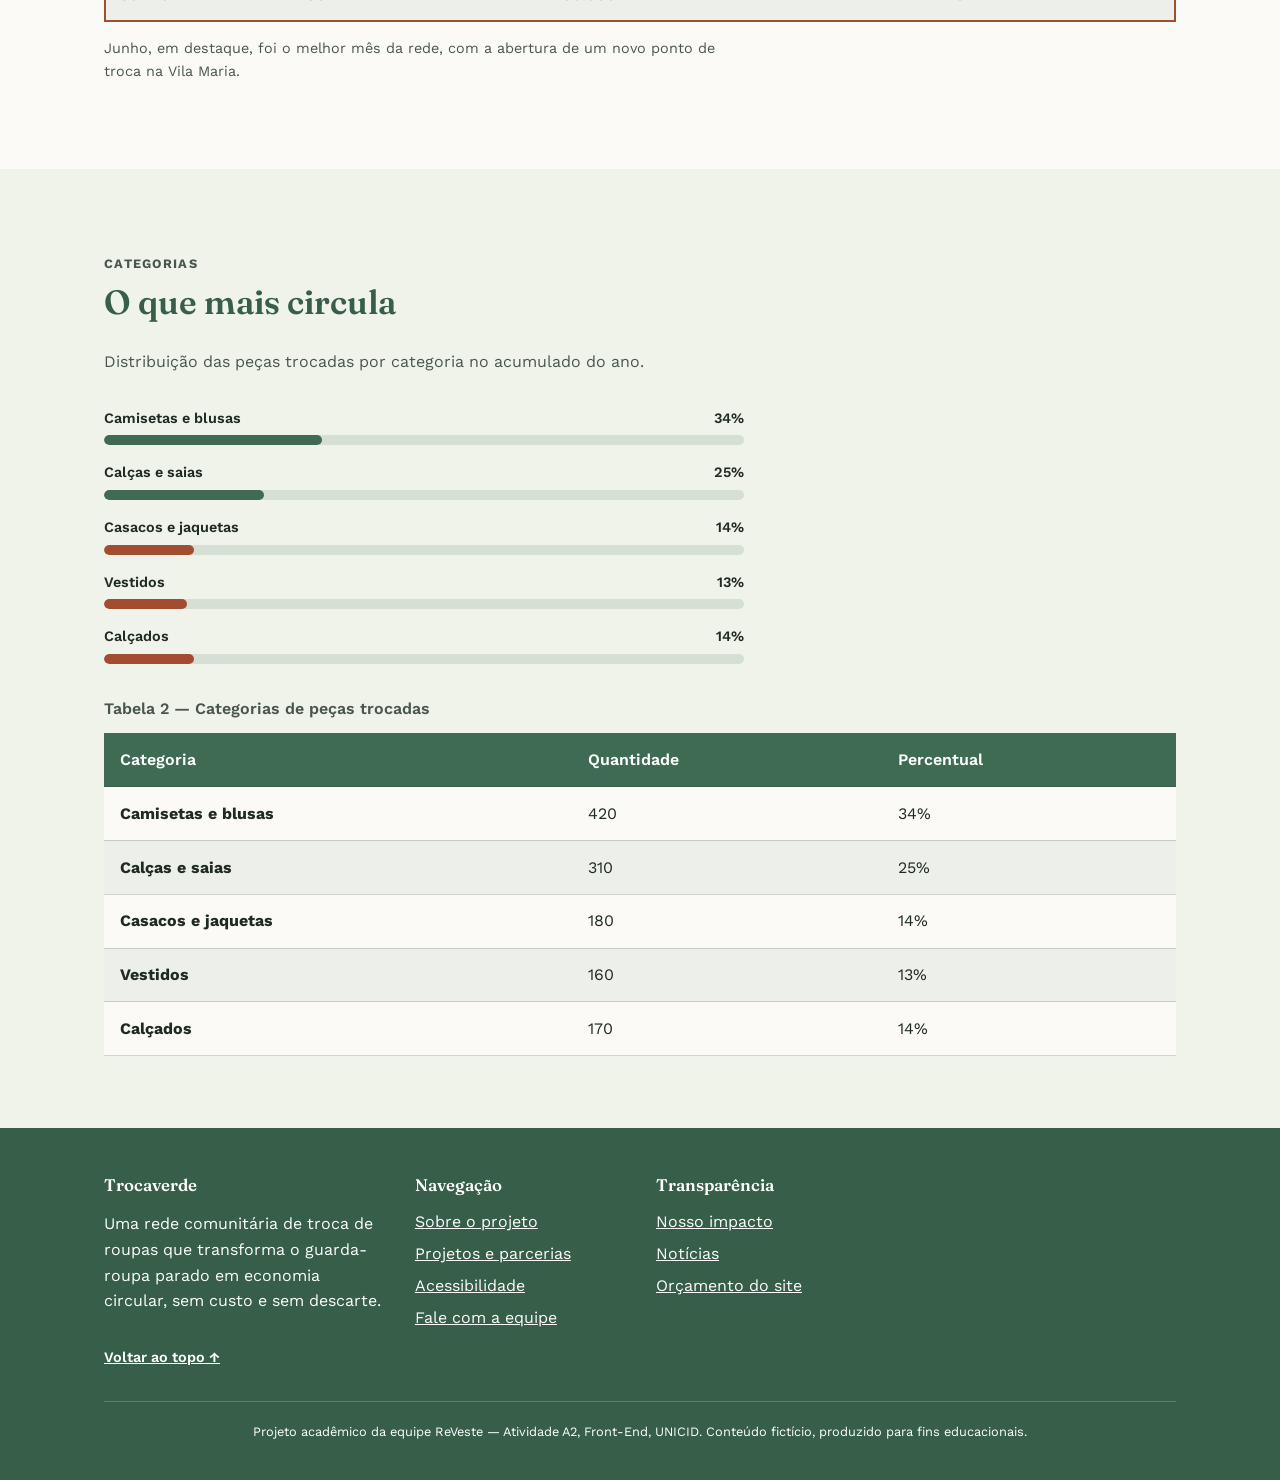
<file: impacto.html>
<!DOCTYPE html>
<html lang="pt-BR">
<head>
  <meta charset="UTF-8">
  <meta name="viewport" content="width=device-width, initial-scale=1.0">
  <title>Impacto | Trocaverde</title>
  <meta name="description" content="Veja os dados e tabelas de resultados do Trocaverde: peças trocadas, água economizada e pontos de troca ativos.">
  <link rel="preconnect" href="https://fonts.googleapis.com">
  <link rel="preconnect" href="https://fonts.gstatic.com" crossorigin>
  <link href="https://fonts.googleapis.com/css2?family=Fraunces:opsz,wght@9..144,500;9..144,700&family=Work+Sans:wght@400;500;600;700&display=swap" rel="stylesheet">
  <link rel="stylesheet" href="css/style.css">
  <link rel="icon" type="image/svg+xml" href="favicon.svg">
</head>
<body>
  <a class="skip-link" href="#conteudo-principal">Pular para o conteúdo principal</a>

  <header class="site-header">
    <div class="container">
      <a class="brand" href="index.html" aria-label="Trocaverde — página inicial">
        <svg viewBox="0 0 40 40" aria-hidden="true" focusable="false">
          <path d="M20 4c-2.8 0-5 2-5 4.4L8 11v6l4-1.6V34h16V15.4L32 17v-6l-7-2.6C25 6 22.8 4 20 4z" fill="#ffffff"/>
          <path d="M20 4c2 2 2 5-1 6-1.6-2-1-4.6 1-6z" fill="#B8613F"/>
        </svg>
        Trocaverde
      </a>
      <button type="button" class="nav-toggle-button" aria-label="Abrir menu de navegação" aria-expanded="false" aria-controls="main-nav">
        <svg viewBox="0 0 24 24" aria-hidden="true" focusable="false"><path d="M3 6h18M3 12h18M3 18h18" stroke="currentColor" stroke-width="2" stroke-linecap="round"/></svg>
      </button>
      <nav class="main-nav" id="main-nav" aria-label="Navegação principal">
        <ul>
          <li><a href="sobre.html">Sobre</a></li>
          <li><a href="projetos.html">Projetos</a></li>
          <li><a href="impacto.html" aria-current="page">Impacto</a></li>
          <li class="has-dropdown">
            <button type="button" class="dropdown-toggle" aria-expanded="false" aria-controls="conteudo-menu">Conteúdo
              <svg class="chevron" viewBox="0 0 16 16" aria-hidden="true" focusable="false"><path d="M4 6l4 4 4-4" fill="none" stroke="currentColor" stroke-width="2"/></svg>
            </button>
            <ul class="dropdown" id="conteudo-menu">
              <li><a href="galeria.html">Galeria</a></li>
              <li><a href="midia.html">Mídia</a></li>
              <li><a href="noticias.html">Notícias</a></li>
              <li><a href="acessibilidade.html">Acessibilidade</a></li>
            </ul>
          </li>
          <li><a href="contato.html">Contato</a></li>
        </ul>
        <a class="btn btn-cta" href="contato.html#formulario">Doar roupas</a>
      </nav>
    </div>
  </header>

  <main id="conteudo-principal">
    <section class="page-hero">
      <div class="container">
        <h1>Nosso impacto</h1>
        <p>Números acumulados em 2026, atualizados mensalmente pela equipe. Todos os dados são fictícios e servem à atividade acadêmica.</p>
      </div>
    </section>

    <section class="section">
  <div class="container">

    <h2 class="visually-hidden">Indicadores gerais de impacto</h2>

    <div class="grid grid--3">
          <div class="stat-card reveal">
            <span class="stat-number" data-counter="1240">0</span>
            <p>peças trocadas ou reaproveitadas</p>
          </div>
          <div class="stat-card reveal">
            <span class="stat-number">3,1 mi</span>
            <p>litros de água economizados (estimativa)</p>
          </div>
          <div class="stat-card reveal">
            <span class="stat-number" data-counter="8">0</span>
            <p>pontos de troca ativos</p>
          </div>
        </div>
      </div>
    </section>

    <section class="section section--alt">
      <div class="container">
        <div class="section-head reveal">
          <p class="eyebrow">Evolução</p>
          <h2>Evolução mensal</h2>
          <p>A economia de água usa uma estimativa de 2.500 litros por peça que deixa de ser produzida.</p>
        </div>
        <div class="bar-chart" role="img" aria-label="Gráfico de barras com peças trocadas por mês em 2026: janeiro 140, fevereiro 165, março 190, abril 205, maio 260, junho 280.">
          <div class="bar" style="--value: 140;"><span>140</span><b>Jan</b></div>
          <div class="bar" style="--value: 165;"><span>165</span><b>Fev</b></div>
          <div class="bar" style="--value: 190;"><span>190</span><b>Mar</b></div>
          <div class="bar" style="--value: 205;"><span>205</span><b>Abr</b></div>
          <div class="bar" style="--value: 260;"><span>260</span><b>Mai</b></div>
          <div class="bar bar--highlight" style="--value: 280;"><span>280</span><b>Jun</b></div>
        </div>
        <div class="table-wrap" role="region" aria-label="Tabela com rolagem horizontal" tabindex="0">
          <table>
            <caption>Tabela 1 — Evolução mensal do impacto (2026)</caption>
            <thead>
              <tr>
                <th scope="col">Mês</th>
                <th scope="col">Peças trocadas</th>
                <th scope="col">Água economizada (litros)</th>
                <th scope="col">Pontos ativos</th>
              </tr>
            </thead>
            <tbody>
              <tr><th scope="row">Janeiro</th><td>140</td><td>350.000</td><td>5</td></tr>
              <tr><th scope="row">Fevereiro</th><td>165</td><td>412.500</td><td>5</td></tr>
              <tr><th scope="row">Março</th><td>190</td><td>475.000</td><td>6</td></tr>
              <tr><th scope="row">Abril</th><td>205</td><td>512.500</td><td>6</td></tr>
              <tr><th scope="row">Maio</th><td>260</td><td>650.000</td><td>7</td></tr>
              <tr class="is-highlight"><th scope="row">Junho</th><td>280</td><td>700.000</td><td>8</td></tr>
            </tbody>
          </table>
        </div>
        <p class="hint">Junho, em destaque, foi o melhor mês da rede, com a abertura de um novo ponto de troca na Vila Maria.</p>
      </div>
    </section>

    <section class="section">
      <div class="container">
        <div class="section-head reveal">
          <p class="eyebrow">Categorias</p>
          <h2>O que mais circula</h2>
          <p>Distribuição das peças trocadas por categoria no acumulado do ano.</p>
        </div>
        <div class="progress-list">
          <div>
            <div class="progress-head"><span>Camisetas e blusas</span><span>34%</span></div>
            <div class="progress-track"><div class="progress-fill" style="width: 34%;"></div></div>
          </div>
          <div>
            <div class="progress-head"><span>Calças e saias</span><span>25%</span></div>
            <div class="progress-track"><div class="progress-fill" style="width: 25%;"></div></div>
          </div>
          <div>
            <div class="progress-head"><span>Casacos e jaquetas</span><span>14%</span></div>
            <div class="progress-track"><div class="progress-fill progress-fill--accent" style="width: 14%;"></div></div>
          </div>
          <div>
            <div class="progress-head"><span>Vestidos</span><span>13%</span></div>
            <div class="progress-track"><div class="progress-fill progress-fill--accent" style="width: 13%;"></div></div>
          </div>
          <div>
            <div class="progress-head"><span>Calçados</span><span>14%</span></div>
            <div class="progress-track"><div class="progress-fill progress-fill--accent" style="width: 14%;"></div></div>
          </div>
        </div>
        <div class="table-wrap" role="region" aria-label="Tabela com rolagem horizontal" tabindex="0">
          <table>
            <caption>Tabela 2 — Categorias de peças trocadas</caption>
            <thead>
              <tr><th scope="col">Categoria</th><th scope="col">Quantidade</th><th scope="col">Percentual</th></tr>
            </thead>
            <tbody>
              <tr><th scope="row">Camisetas e blusas</th><td>420</td><td>34%</td></tr>
              <tr><th scope="row">Calças e saias</th><td>310</td><td>25%</td></tr>
              <tr><th scope="row">Casacos e jaquetas</th><td>180</td><td>14%</td></tr>
              <tr><th scope="row">Vestidos</th><td>160</td><td>13%</td></tr>
              <tr><th scope="row">Calçados</th><td>170</td><td>14%</td></tr>
            </tbody>
          </table>
        </div>
      </div>
    </section>
  </main>

  <footer class="site-footer">
    <div class="container">
      <div class="footer-grid">
        <div>
          <h2>Trocaverde</h2>
          <p>Uma rede comunitária de troca de roupas que transforma o guarda-roupa parado em economia circular, sem custo e sem descarte.</p>
          <a class="back-to-top" href="#conteudo-principal">Voltar ao topo ↑</a>
        </div>
        <div>
          <h2>Navegação</h2>
          <ul>
            <li><a href="sobre.html">Sobre o projeto</a></li>
            <li><a href="projetos.html">Projetos e parcerias</a></li>
            <li><a href="acessibilidade.html">Acessibilidade</a></li>
            <li><a href="contato.html">Fale com a equipe</a></li>
          </ul>
        </div>
        <div>
          <h2>Transparência</h2>
          <ul>
            <li><a href="impacto.html">Nosso impacto</a></li>
            <li><a href="noticias.html">Notícias</a></li>
            <li><a href="orcamento_hospedagem.html">Orçamento do site</a></li>
          </ul>
        </div>
        
      </div>
      <p class="footer-bottom">Projeto acadêmico da equipe ReVeste — Atividade A2, Front-End, UNICID. Conteúdo fictício, produzido para fins educacionais.</p>
    </div>
  </footer>

  <script src="js/main.js" defer></script>
</body>
</html>
</file>
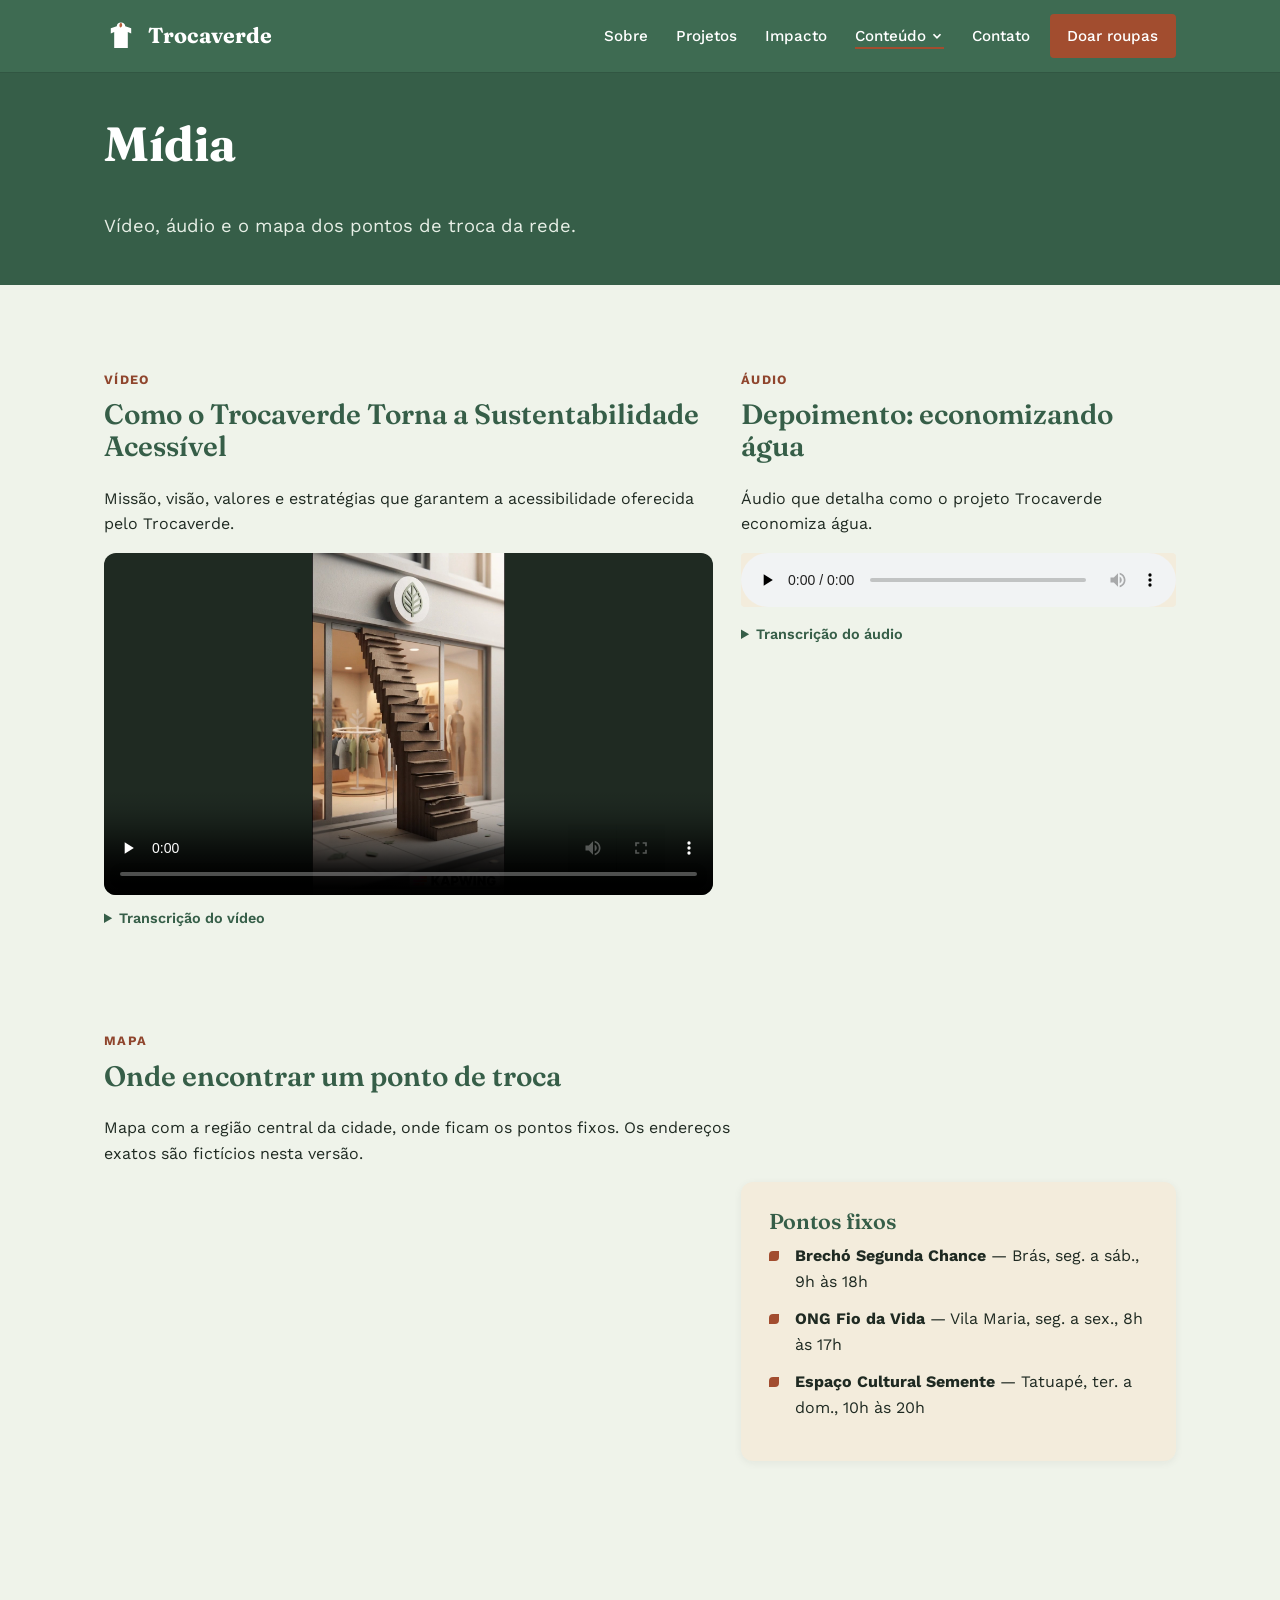
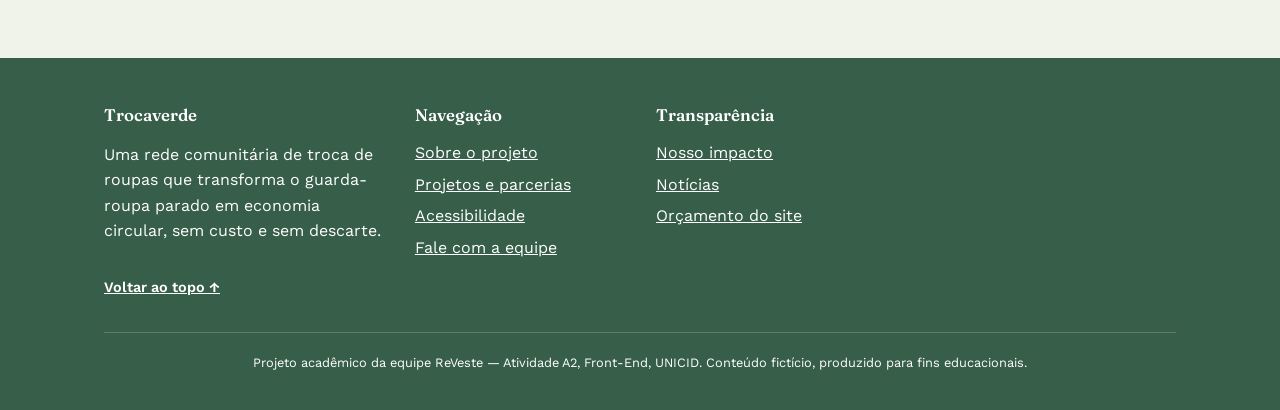
<file: midia.html>
<!DOCTYPE html>
<html lang="pt-BR">
<head>
  <meta charset="UTF-8">
  <meta name="viewport" content="width=device-width, initial-scale=1.0">
  <title>Mídia | Trocaverde</title>
  <meta name="description" content="Vídeo, áudio e mapa dos pontos de troca da rede Trocaverde.">
  <link rel="preconnect" href="https://fonts.googleapis.com">
  <link rel="preconnect" href="https://fonts.gstatic.com" crossorigin>
  <link href="https://fonts.googleapis.com/css2?family=Fraunces:opsz,wght@9..144,500;9..144,700&family=Work+Sans:wght@400;500;600;700&display=swap" rel="stylesheet">
  <link rel="stylesheet" href="css/style.css">
  <link rel="icon" type="image/svg+xml" href="favicon.svg">
</head>
<body>
  <a class="skip-link" href="#conteudo-principal">Pular para o conteúdo principal</a>

  <header class="site-header">
    <div class="container">
      <a class="brand" href="index.html" aria-label="Trocaverde — página inicial">
        <svg viewBox="0 0 40 40" aria-hidden="true" focusable="false">
          <path d="M20 4c-2.8 0-5 2-5 4.4L8 11v6l4-1.6V34h16V15.4L32 17v-6l-7-2.6C25 6 22.8 4 20 4z" fill="#ffffff"/>
          <path d="M20 4c2 2 2 5-1 6-1.6-2-1-4.6 1-6z" fill="#B8613F"/>
        </svg>
        Trocaverde
      </a>
      <button type="button" class="nav-toggle-button" aria-label="Abrir menu de navegação" aria-expanded="false" aria-controls="main-nav">
        <svg viewBox="0 0 24 24" aria-hidden="true" focusable="false"><path d="M3 6h18M3 12h18M3 18h18" stroke="currentColor" stroke-width="2" stroke-linecap="round"/></svg>
      </button>
      <nav class="main-nav" id="main-nav" aria-label="Navegação principal">
        <ul>
          <li><a href="sobre.html">Sobre</a></li>
          <li><a href="projetos.html">Projetos</a></li>
          <li><a href="impacto.html">Impacto</a></li>
          <li class="has-dropdown">
            <button type="button" class="dropdown-toggle" aria-expanded="false" aria-controls="conteudo-menu">Conteúdo
              <svg class="chevron" viewBox="0 0 16 16" aria-hidden="true" focusable="false"><path d="M4 6l4 4 4-4" fill="none" stroke="currentColor" stroke-width="2"/></svg>
            </button>
            <ul class="dropdown" id="conteudo-menu">
              <li><a href="galeria.html">Galeria</a></li>
              <li><a href="midia.html" aria-current="page">Mídia</a></li>
              <li><a href="noticias.html">Notícias</a></li>
              <li><a href="acessibilidade.html">Acessibilidade</a></li>
            </ul>
          </li>
          <li><a href="contato.html">Contato</a></li>
        </ul>
        <a class="btn btn-cta" href="contato.html#formulario">Doar roupas</a>
      </nav>
    </div>
  </header>

  <main id="conteudo-principal">
    <section class="page-hero">
      <div class="container">
        <h1>Mídia</h1>
        <p>Vídeo, áudio e o mapa dos pontos de troca da rede.</p>
      </div>
    </section>

    <section class="section">
      <div class="container">
        <div class="media-grid">
          <div class="media-block">
            <p class="eyebrow">Vídeo</p>
            <h2>Como o Trocaverde Torna a Sustentabilidade Acessível</h2>
            <p>Missão, visão, valores e estratégias que garantem a acessibilidade oferecida pelo Trocaverde.</p>
            <div class="media-frame">
              <video controls poster="/img/poster_relato_video.jpg" preload="none">
                <source src="/assets/video/relato-video.mp4" type="video/mp4">
                <track kind="captions" src="assets/video/relato-video.vtt" srclang="pt" label="Português" default>
                
                Seu navegador não reproduz vídeo HTML5. <a href="/assets/video/relato-video.mp4">Baixe o vídeo</a>.
              </video>
            </div>
            <details class="transcript">
              <summary>Transcrição do vídeo</summary>
              <p>
                A moda sustentável tem um grande ponto cego. Falamos em salvar o planeta, mas criamos sistemas e espaços que nem todos conseguem usar. O projeto Troca Verde resolve isso, provando que o impacto ambiental exige três pilares de inclusão. Primeiro, a circularidade. Em oito pontos físicos espalhados pela cidade, você deixa uma roupa parada e leva outra. Cada peça reaproveitada poupa cerca de 2.500 litros de água, que seriam gastos na fabricação. Segundo, a inclusão digital. O site da troca verde foi programado do zero para leitores de tela e

                navegação exclusiva por teclado, isso garante total autonomia para quem tem deficiência motora ou visual. Terceiro, o acesso visual. A interface tem modos de alto contraste para que pessoas com baixa visão consigam encontrar facilmente o próximo local de troca por último o impacto social as araras físicas são adaptadas para qualquer pessoa e o que não é trocado vai direto para ongs parceiras, prolongando e garantindo zero desperdício. Porque a verdadeira sustentabilidade não é só preservar recursos, é criar um ciclo onde nenhuma barreira impede você de participar.              
              </p>
            </details>
          </div>

          <div class="media-block">
            <p class="eyebrow">Áudio</p>
            <h2>Depoimento: economizando água</h2>
            <p>Áudio que detalha como o projeto Trocaverde economiza água.</p>
            <audio controls preload="none">
              <source src="/assets/audio/relato-audio.mpeg" type="audio/mpeg">
              Seu navegador não reproduz áudio HTML5. <a href="/assets/audio/relato-audio.mpeg">Baixe o áudio</a>.
            </audio>
            <details class="transcript">
              <summary>Transcrição do áudio</summary>
              <p>
                 Imagina sua sensação de renovar o guarda-ropa inteiro, mas, tipo, sem aquela preocupação com a fatura do cartão no fim do mês. Nossa, um sonho, né? Totalmente. E o melhor. O saldo final é um medidor confirmando que 3 milhões e 100 mil litros de água acabaram de ser economizados. É um número assustador logo de cara. Pois é. Essa é a premissa do projeto TROCAVERD. O lema deles é muito bom, tipo TROCROPAS, não planeta. A missão desta análise aprofundada de hoje é explorar as páginas e os dados desse portal para entender como desconectar a moda do custo financeiro. E instancar o descart texto, claro. Exatamente. Certo, vamos desvendar isso e ver como a plataforma conecta indivíduos, bresshos e coletivos para combater esse descart. Bom, a dinâmica deles força uma circulação contínua daquelas peças. Sabe que elas ficam um ano nos esquecidas no fundo da gaveta? Todo mundo tem uma dessas. A mecânica é baseada puramente na troca direta através de pontos físicos. As pessoas levam as roupas em bom estado e substituem por outras que já estão disponíveis nas araras do local. E sem envolver dinheiro nenhum? Sim, custo financeiro? Zero. A moeda de troca é só a qualidade da peça que é inserida na comunidade, exigindo apenas um cuidado com o que é compartilhado. Sabi, eu estava pensando aqui na prática. É tipo o conceito de uma biblioteca pública, só que aplicado ao vestuário. O ciclo de leve, troca e reaprove, dita o ritmo da coisa. Achei essa analogia perfeita. Mas vamos ser realistas. Toda biblioteca tem aquele livro empoeirado que ninguém toca a uma década. Então o que acontece com os roupas que ficam encalhadas e não são escolhidas por ninguém? É uma questão fundamental para o negócio para a impere. O que é fascinante aqui é que a rede evita qualquer desperdício, destinando automaticamente essas sobras para hongos e cooperativas parceiras. Não entendi. Isso garante que a vida útil de todas as peças se estendidas de verdade, e os pontos não viram depois de roupas que ninguém quer. Genial. E os números ilustram muito bem essa fluidez. Olhando os dados de 2016, eles têm 8 pontos fixos ativos e já foram trocadas 1.240 peças. E aqui é que a coisa fica realmente interessante. Com esse volume, a economia idrica bate a marca de 3 milhões e 100 mil litros. Se conectarmos isso para a norma geral, a matemática fica bem clara. É muita água para pouco mais de mil bloos azicausas, né? Sim, mas acontece que cada peça de roupa que deixa de ser produzida, poupa, em média, 2.500 litros de água. Caramba! Que o algodão, por exemplo, é uma cultura muito 70 desde o plantio. E bom, a etapa de tengimento da indústria gasta tá com os absurdos de água química. Quando a gente reencer essas roupas na troca, cortamos todo esse impacto. E tem outro ponto da comunidade trocaver de que eu achei incrível, que é a inclusão. O projeto foi feito para todos. Com certeza, a sensibilidade é um pilar forte deles. Os pontos físicos são totalmente acessíveis e o site é preparadíssimo. Com navegação protectado, opções de autocontraste e otimização para leitores de tela. É verdade. E é um investigar essa estrutura fundo. A gente descobre a verdadeira natureza de tudo isso. Opa, conta mais. Os dados impressionantes de 2006 e esse site maravilhoso são, na verdade, um projeto acadêmico educacional. É uma iniciativa da equipe reveste da Unicide. Oau, peraí. É um exercício acadêmico. Isso não é uma empresa rodando comercialmente agora, mas um exercício de desenvolvimento de sistemas construído sobre métricas totalmente reais. Então o que tudo isso significa? Significa que arquitetura teórica funciona perfeitamente para modelar sustentabilidade. A simulação logística de circularidade se sustenta na prática. Nossa, é a prova de que boas ideias teóricas podem ter um impacto real. E isso me deixa com um pensamento final para que nos escuta. Se um exercício acadêmico universitario consegui desenhar um modelo tão completo e inclusive para o reaproveitamento tê-sego, o que impede as grandes metrópolis reais de implementar em sistemas públicos de troca de roupas como infraestrutura básica da cidade? Fica aí a reflexão.
              </p>
            </details>
          </div>
        </div>

        <div class="media-block">
          <p class="eyebrow">Mapa</p>
          <h2>Onde encontrar um ponto de troca</h2>
          <p>Mapa com a região central da cidade, onde ficam os pontos fixos. Os endereços exatos são fictícios nesta versão.</p>
          <div class="map-layout">
            <iframe class="map-embed" src="https://www.openstreetmap.org/export/embed.html?bbox=-46.75%2C-23.65%2C-46.55%2C-23.45&amp;layer=mapnik" title="Mapa da região central de São Paulo, onde ficam os pontos de troca do Trocaverde" loading="lazy"></iframe>
            <div class="card">
              <h3>Pontos fixos</h3>
              <ul class="leaf-list">
                <li><strong>Brechó Segunda Chance</strong> — Brás, seg. a sáb., 9h às 18h</li>
                <li><strong>ONG Fio da Vida</strong> — Vila Maria, seg. a sex., 8h às 17h</li>
                <li><strong>Espaço Cultural Semente</strong> — Tatuapé, ter. a dom., 10h às 20h</li>
              </ul>
            </div>
          </div>
        </div>
      </div>
    </section>
  </main>

  <footer class="site-footer">
    <div class="container">
      <div class="footer-grid">
        <div>
          <h2>Trocaverde</h2>
          <p>Uma rede comunitária de troca de roupas que transforma o guarda-roupa parado em economia circular, sem custo e sem descarte.</p>
          <a class="back-to-top" href="#conteudo-principal">Voltar ao topo ↑</a>
        </div>
        <div>
          <h2>Navegação</h2>
          <ul>
            <li><a href="sobre.html">Sobre o projeto</a></li>
            <li><a href="projetos.html">Projetos e parcerias</a></li>
            <li><a href="acessibilidade.html">Acessibilidade</a></li>
            <li><a href="contato.html">Fale com a equipe</a></li>
          </ul>
        </div>
        <div>
          <h2>Transparência</h2>
          <ul>
            <li><a href="impacto.html">Nosso impacto</a></li>
            <li><a href="noticias.html">Notícias</a></li>
            <li><a href="orcamento_hospedagem.html">Orçamento do site</a></li>
          </ul>
        </div>
        
      </div>
      <p class="footer-bottom">Projeto acadêmico da equipe ReVeste — Atividade A2, Front-End, UNICID. Conteúdo fictício, produzido para fins educacionais.</p>
    </div>
  </footer>

  <script src="js/main.js" defer></script>
</body>
</html>
</file>
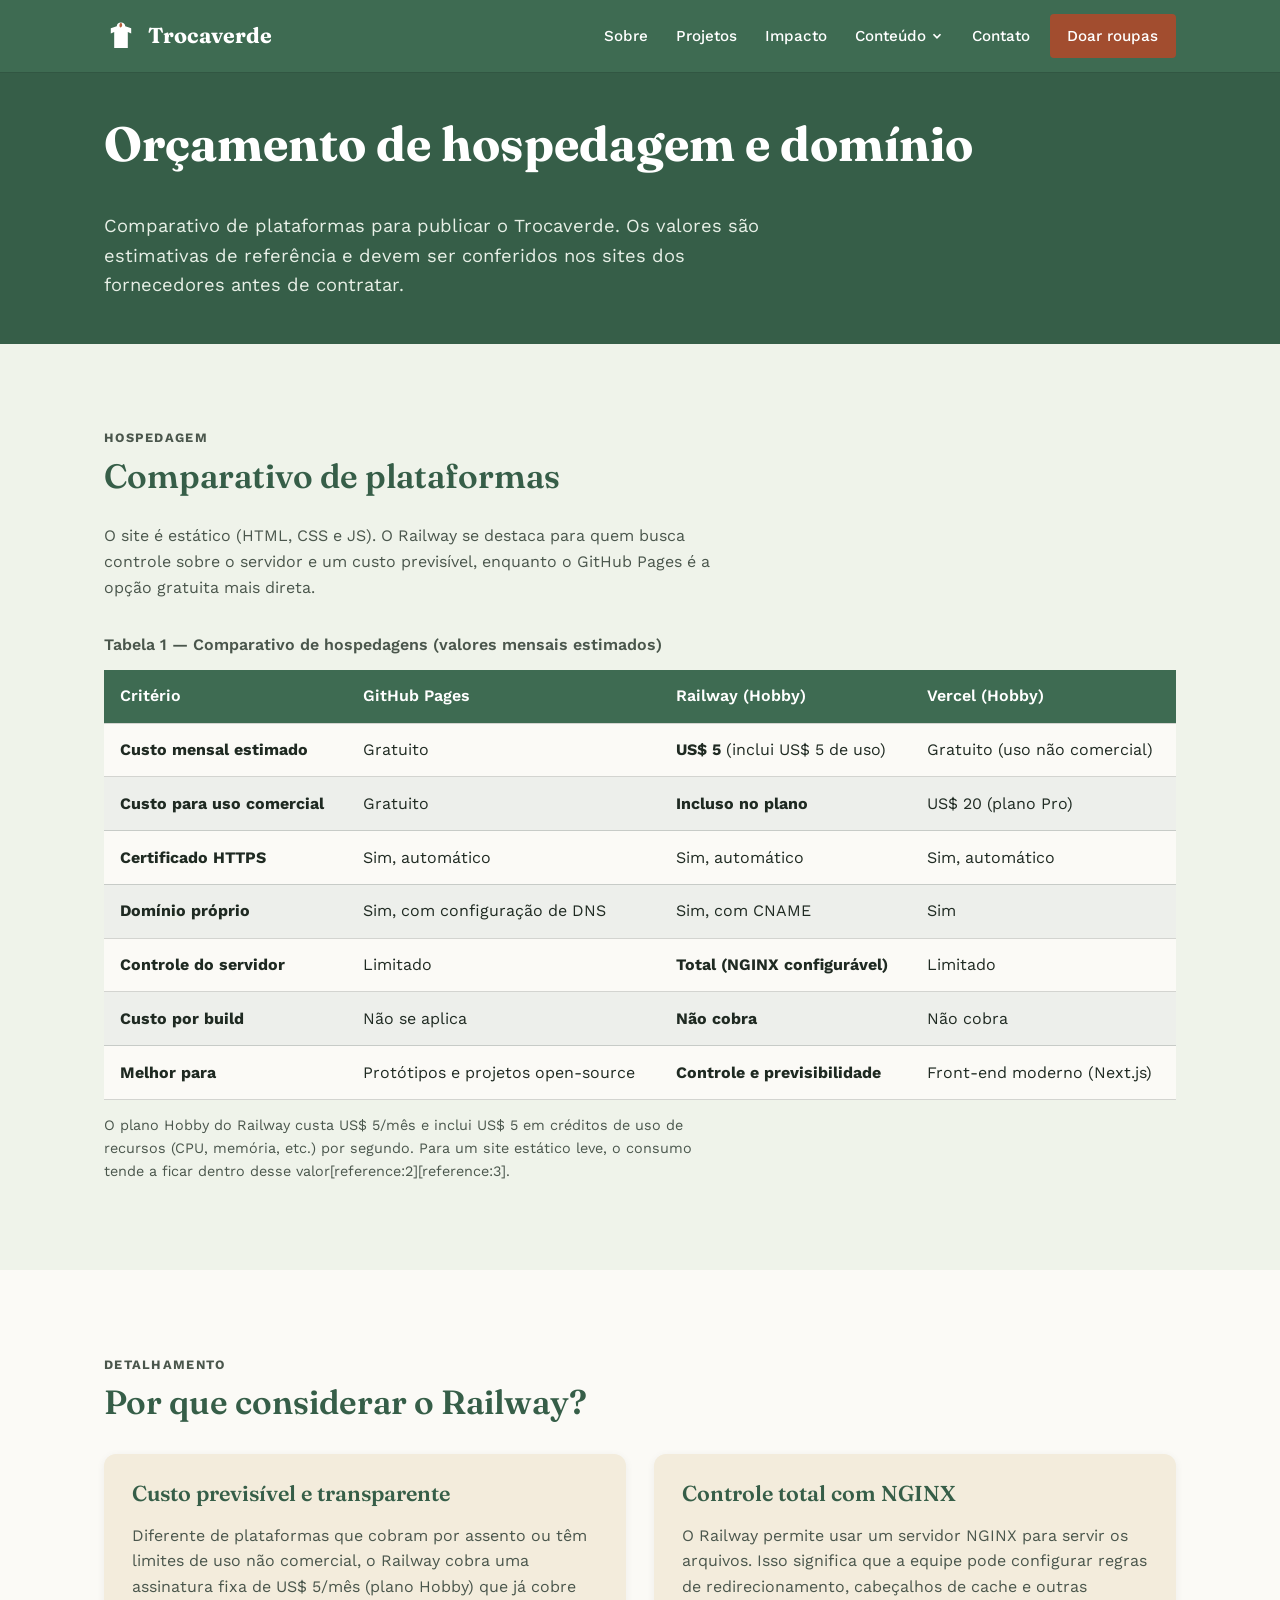
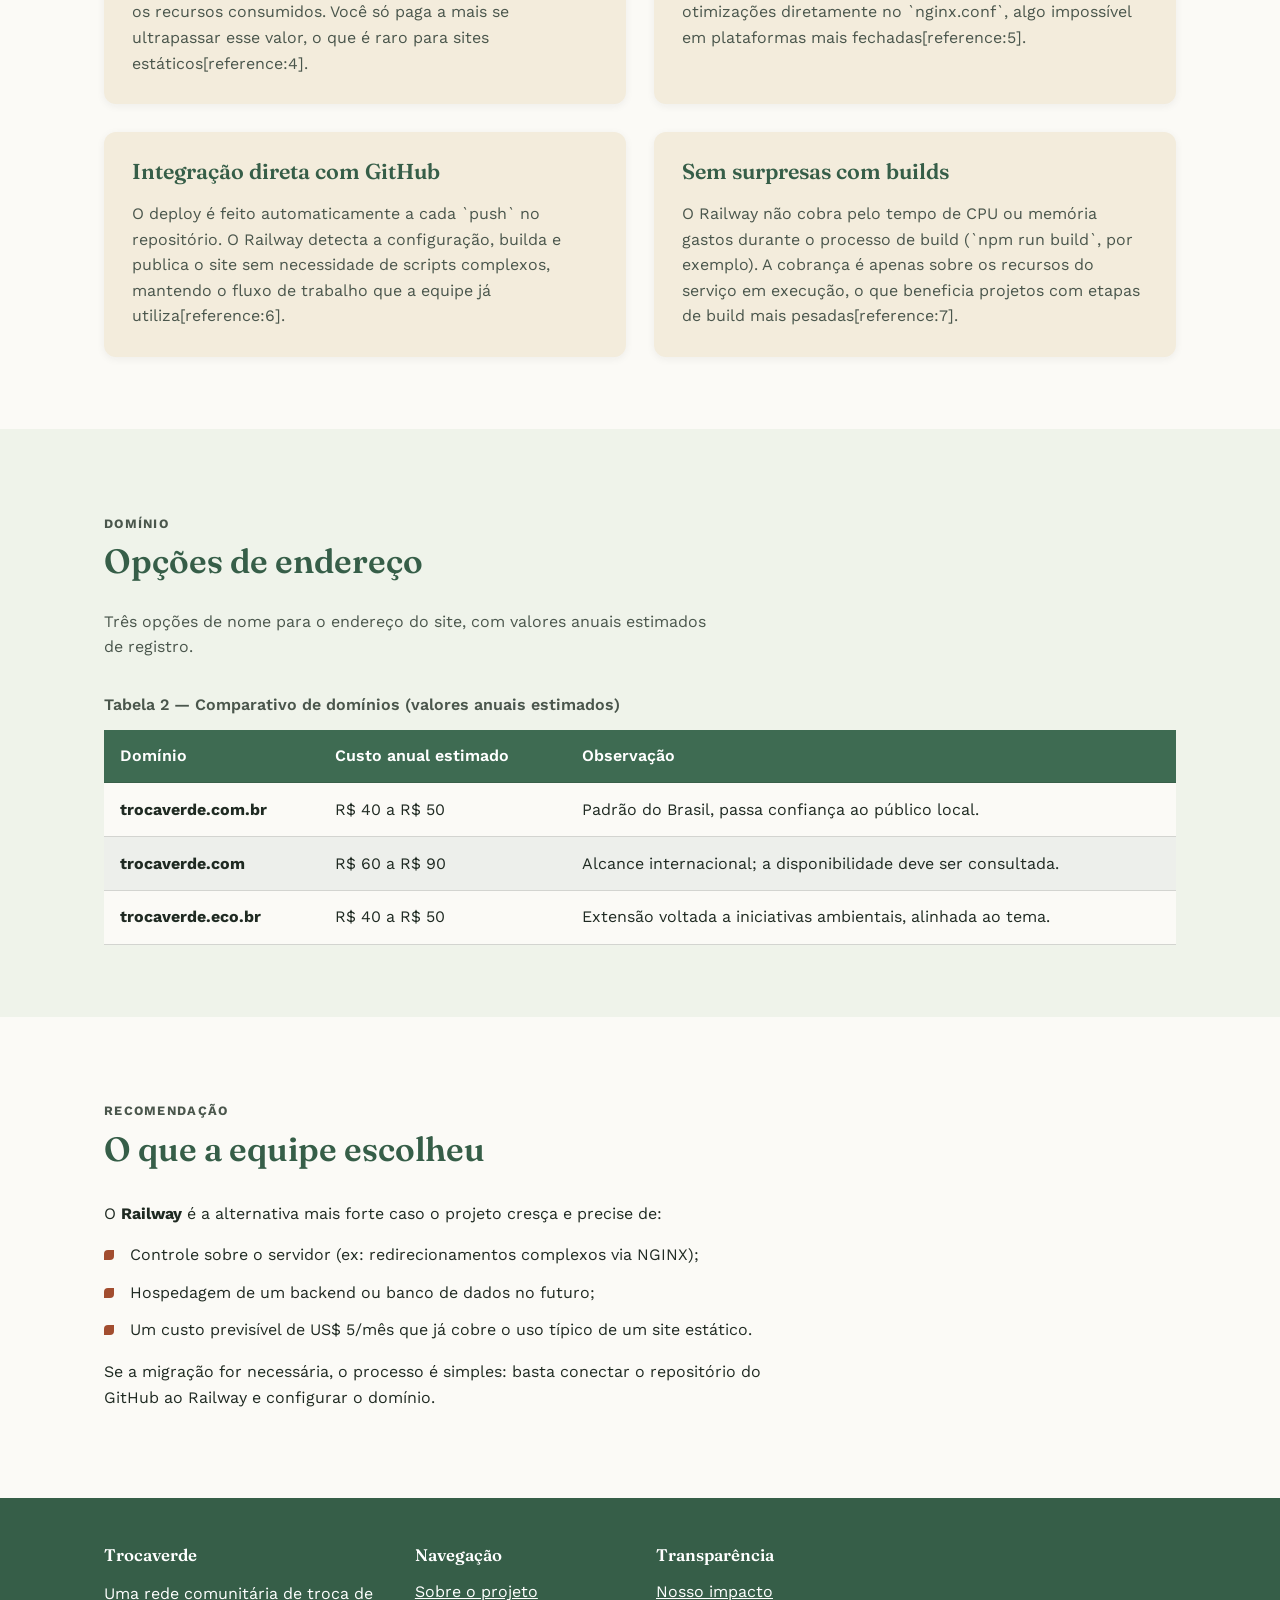
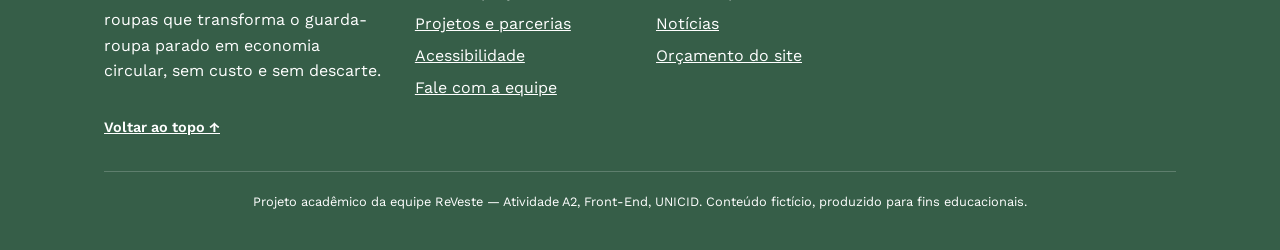
<file: orcamento_hospedagem.html>
<!DOCTYPE html>
<html lang="pt-BR">
<head>
  <meta charset="UTF-8">
  <meta name="viewport" content="width=device-width, initial-scale=1.0">
  <title>Orçamento de hospedagem e domínio | Trocaverde</title>
  <meta name="description" content="Relatório comparativo de hospedagens, incluindo Railway, para publicar o site do Trocaverde.">
  <link rel="preconnect" href="https://fonts.googleapis.com">
  <link rel="preconnect" href="https://fonts.gstatic.com" crossorigin>
  <link href="https://fonts.googleapis.com/css2?family=Fraunces:opsz,wght@9..144,500;9..144,700&family=Work+Sans:wght@400;500;600;700&display=swap" rel="stylesheet">
  <link rel="stylesheet" href="css/style.css">
  <link rel="icon" type="image/svg+xml" href="favicon.svg">
</head>
<body>
  <a class="skip-link" href="#conteudo-principal">Pular para o conteúdo principal</a>

  <header class="site-header">
    <div class="container">
      <a class="brand" href="index.html" aria-label="Trocaverde — página inicial">
        <svg viewBox="0 0 40 40" aria-hidden="true" focusable="false">
          <path d="M20 4c-2.8 0-5 2-5 4.4L8 11v6l4-1.6V34h16V15.4L32 17v-6l-7-2.6C25 6 22.8 4 20 4z" fill="#ffffff"/>
          <path d="M20 4c2 2 2 5-1 6-1.6-2-1-4.6 1-6z" fill="#B8613F"/>
        </svg>
        Trocaverde
      </a>
      <button type="button" class="nav-toggle-button" aria-label="Abrir menu de navegação" aria-expanded="false" aria-controls="main-nav">
        <svg viewBox="0 0 24 24" aria-hidden="true" focusable="false"><path d="M3 6h18M3 12h18M3 18h18" stroke="currentColor" stroke-width="2" stroke-linecap="round"/></svg>
      </button>
      <nav class="main-nav" id="main-nav" aria-label="Navegação principal">
        <ul>
          <li><a href="sobre.html">Sobre</a></li>
          <li><a href="projetos.html">Projetos</a></li>
          <li><a href="impacto.html">Impacto</a></li>
          <li class="has-dropdown">
            <button type="button" class="dropdown-toggle" aria-expanded="false" aria-controls="conteudo-menu">Conteúdo
              <svg class="chevron" viewBox="0 0 16 16" aria-hidden="true" focusable="false"><path d="M4 6l4 4 4-4" fill="none" stroke="currentColor" stroke-width="2"/></svg>
            </button>
            <ul class="dropdown" id="conteudo-menu">
              <li><a href="galeria.html">Galeria</a></li>
              <li><a href="midia.html">Mídia</a></li>
              <li><a href="noticias.html">Notícias</a></li>
              <li><a href="acessibilidade.html">Acessibilidade</a></li>
            </ul>
          </li>
          <li><a href="contato.html">Contato</a></li>
        </ul>
        <a class="btn btn-cta" href="contato.html#formulario">Doar roupas</a>
      </nav>
    </div>
  </header>

  <main id="conteudo-principal">
    <section class="page-hero">
      <div class="container">
        <h1>Orçamento de hospedagem e domínio</h1>
        <p>Comparativo de plataformas para publicar o Trocaverde. Os valores são estimativas de referência e devem ser conferidos nos sites dos fornecedores antes de contratar.</p>
      </div>
    </section>

    <section class="section">
      <div class="container">
        <div class="section-head reveal">
          <p class="eyebrow">Hospedagem</p>
          <h2>Comparativo de plataformas</h2>
          <p>O site é estático (HTML, CSS e JS). O Railway se destaca para quem busca controle sobre o servidor e um custo previsível, enquanto o GitHub Pages é a opção gratuita mais direta.</p>
        </div>
        <div class="table-wrap" role="region" aria-label="Tabela com rolagem horizontal" tabindex="0">
          <table>
            <caption>Tabela 1 — Comparativo de hospedagens (valores mensais estimados)</caption>
            <thead>
              <tr>
                <th scope="col">Critério</th>
                <th scope="col">GitHub Pages</th>
                <th scope="col">Railway (Hobby)</th>
                <th scope="col">Vercel (Hobby)</th>
              </tr>
            </thead>
            <tbody>
              <tr><th scope="row">Custo mensal estimado</th><td>Gratuito</td><td><strong>US$ 5</strong> (inclui US$ 5 de uso)</td><td>Gratuito (uso não comercial)</td></tr>
              <tr><th scope="row">Custo para uso comercial</th><td>Gratuito</td><td><strong>Incluso no plano</strong></td><td>US$ 20 (plano Pro)</td></tr>
              <tr><th scope="row">Certificado HTTPS</th><td>Sim, automático</td><td>Sim, automático</td><td>Sim, automático</td></tr>
              <tr><th scope="row">Domínio próprio</th><td>Sim, com configuração de DNS</td><td>Sim, com CNAME</td><td>Sim</td></tr>
              <tr><th scope="row">Controle do servidor</th><td>Limitado</td><td><strong>Total (NGINX configurável)</strong></td><td>Limitado</td></tr>
              <tr><th scope="row">Custo por build</th><td>Não se aplica</td><td><strong>Não cobra</strong></td><td>Não cobra</td></tr>
              <tr><th scope="row">Melhor para</th><td>Protótipos e projetos open-source</td><td><strong>Controle e previsibilidade</strong></td><td>Front-end moderno (Next.js)</td></tr>
            </tbody>
          </table>
        </div>
        <p class="hint">O plano Hobby do Railway custa US$ 5/mês e inclui US$ 5 em créditos de uso de recursos (CPU, memória, etc.) por segundo. Para um site estático leve, o consumo tende a ficar dentro desse valor[reference:2][reference:3].</p>
      </div>
    </section>

    <section class="section section--alt">
      <div class="container">
        <div class="section-head reveal">
          <p class="eyebrow">Detalhamento</p>
          <h2>Por que considerar o Railway?</h2>
        </div>
        <div class="grid grid--2">
          <article class="card reveal">
            <h3>Custo previsível e transparente</h3>
            <p>Diferente de plataformas que cobram por assento ou têm limites de uso não comercial, o Railway cobra uma assinatura fixa de US$ 5/mês (plano Hobby) que já cobre os recursos consumidos. Você só paga a mais se ultrapassar esse valor, o que é raro para sites estáticos[reference:4].</p>
          </article>
          <article class="card reveal">
            <h3>Controle total com NGINX</h3>
            <p>O Railway permite usar um servidor NGINX para servir os arquivos. Isso significa que a equipe pode configurar regras de redirecionamento, cabeçalhos de cache e outras otimizações diretamente no `nginx.conf`, algo impossível em plataformas mais fechadas[reference:5].</p>
          </article>
          <article class="card reveal">
            <h3>Integração direta com GitHub</h3>
            <p>O deploy é feito automaticamente a cada `push` no repositório. O Railway detecta a configuração, builda e publica o site sem necessidade de scripts complexos, mantendo o fluxo de trabalho que a equipe já utiliza[reference:6].</p>
          </article>
          <article class="card reveal">
            <h3>Sem surpresas com builds</h3>
            <p>O Railway não cobra pelo tempo de CPU ou memória gastos durante o processo de build (`npm run build`, por exemplo). A cobrança é apenas sobre os recursos do serviço em execução, o que beneficia projetos com etapas de build mais pesadas[reference:7].</p>
          </article>
        </div>
      </div>
    </section>

    <section class="section">
      <div class="container">
        <div class="section-head reveal">
          <p class="eyebrow">Domínio</p>
          <h2>Opções de endereço</h2>
          <p>Três opções de nome para o endereço do site, com valores anuais estimados de registro.</p>
        </div>
        <div class="table-wrap" role="region" aria-label="Tabela com rolagem horizontal" tabindex="0">
          <table>
            <caption>Tabela 2 — Comparativo de domínios (valores anuais estimados)</caption>
            <thead>
              <tr>
                <th scope="col">Domínio</th>
                <th scope="col">Custo anual estimado</th>
                <th scope="col">Observação</th>
              </tr>
            </thead>
            <tbody>
              <tr><th scope="row">trocaverde.com.br</th><td>R$ 40 a R$ 50</td><td>Padrão do Brasil, passa confiança ao público local.</td></tr>
              <tr><th scope="row">trocaverde.com</th><td>R$ 60 a R$ 90</td><td>Alcance internacional; a disponibilidade deve ser consultada.</td></tr>
              <tr><th scope="row">trocaverde.eco.br</th><td>R$ 40 a R$ 50</td><td>Extensão voltada a iniciativas ambientais, alinhada ao tema.</td></tr>
            </tbody>
          </table>
        </div>
      </div>
    </section>

    <section class="section section--alt">
      <div class="container">
        <div class="section-head reveal">
          <p class="eyebrow">Recomendação</p>
          <h2>O que a equipe escolheu</h2>
        </div>
        <p>O <strong>Railway</strong> é a alternativa mais forte caso o projeto cresça e precise de:</p>
          <ul class="leaf-list" style="margin-top: 0.5rem;">
            <li>Controle sobre o servidor (ex: redirecionamentos complexos via NGINX);</li>
            <li>Hospedagem de um backend ou banco de dados no futuro;</li>
            <li>Um custo previsível de US$ 5/mês que já cobre o uso típico de um site estático.</li>
          </ul>
        <p>Se a migração for necessária, o processo é simples: basta conectar o repositório do GitHub ao Railway e configurar o domínio.</p>
      </div>
    </section>
  </main>

  <footer class="site-footer">
    <div class="container">
      <div class="footer-grid">
        <div>
          <h2>Trocaverde</h2>
          <p>Uma rede comunitária de troca de roupas que transforma o guarda-roupa parado em economia circular, sem custo e sem descarte.</p>
          <a class="back-to-top" href="#conteudo-principal">Voltar ao topo ↑</a>
        </div>
        <div>
          <h2>Navegação</h2>
          <ul>
            <li><a href="sobre.html">Sobre o projeto</a></li>
            <li><a href="projetos.html">Projetos e parcerias</a></li>
            <li><a href="acessibilidade.html">Acessibilidade</a></li>
            <li><a href="contato.html">Fale com a equipe</a></li>
          </ul>
        </div>
        <div>
          <h2>Transparência</h2>
          <ul>
            <li><a href="impacto.html">Nosso impacto</a></li>
            <li><a href="noticias.html">Notícias</a></li>
            <li><a href="orcamento_hospedagem.html">Orçamento do site</a></li>
          </ul>
        </div>
        
      </div>
      <p class="footer-bottom">Projeto acadêmico da equipe ReVeste — Atividade A2, Front-End, UNICID. Conteúdo fictício, produzido para fins educacionais.</p>
    </div>
  </footer>

  <script src="js/main.js" defer></script>
</body>
</html>
</file>
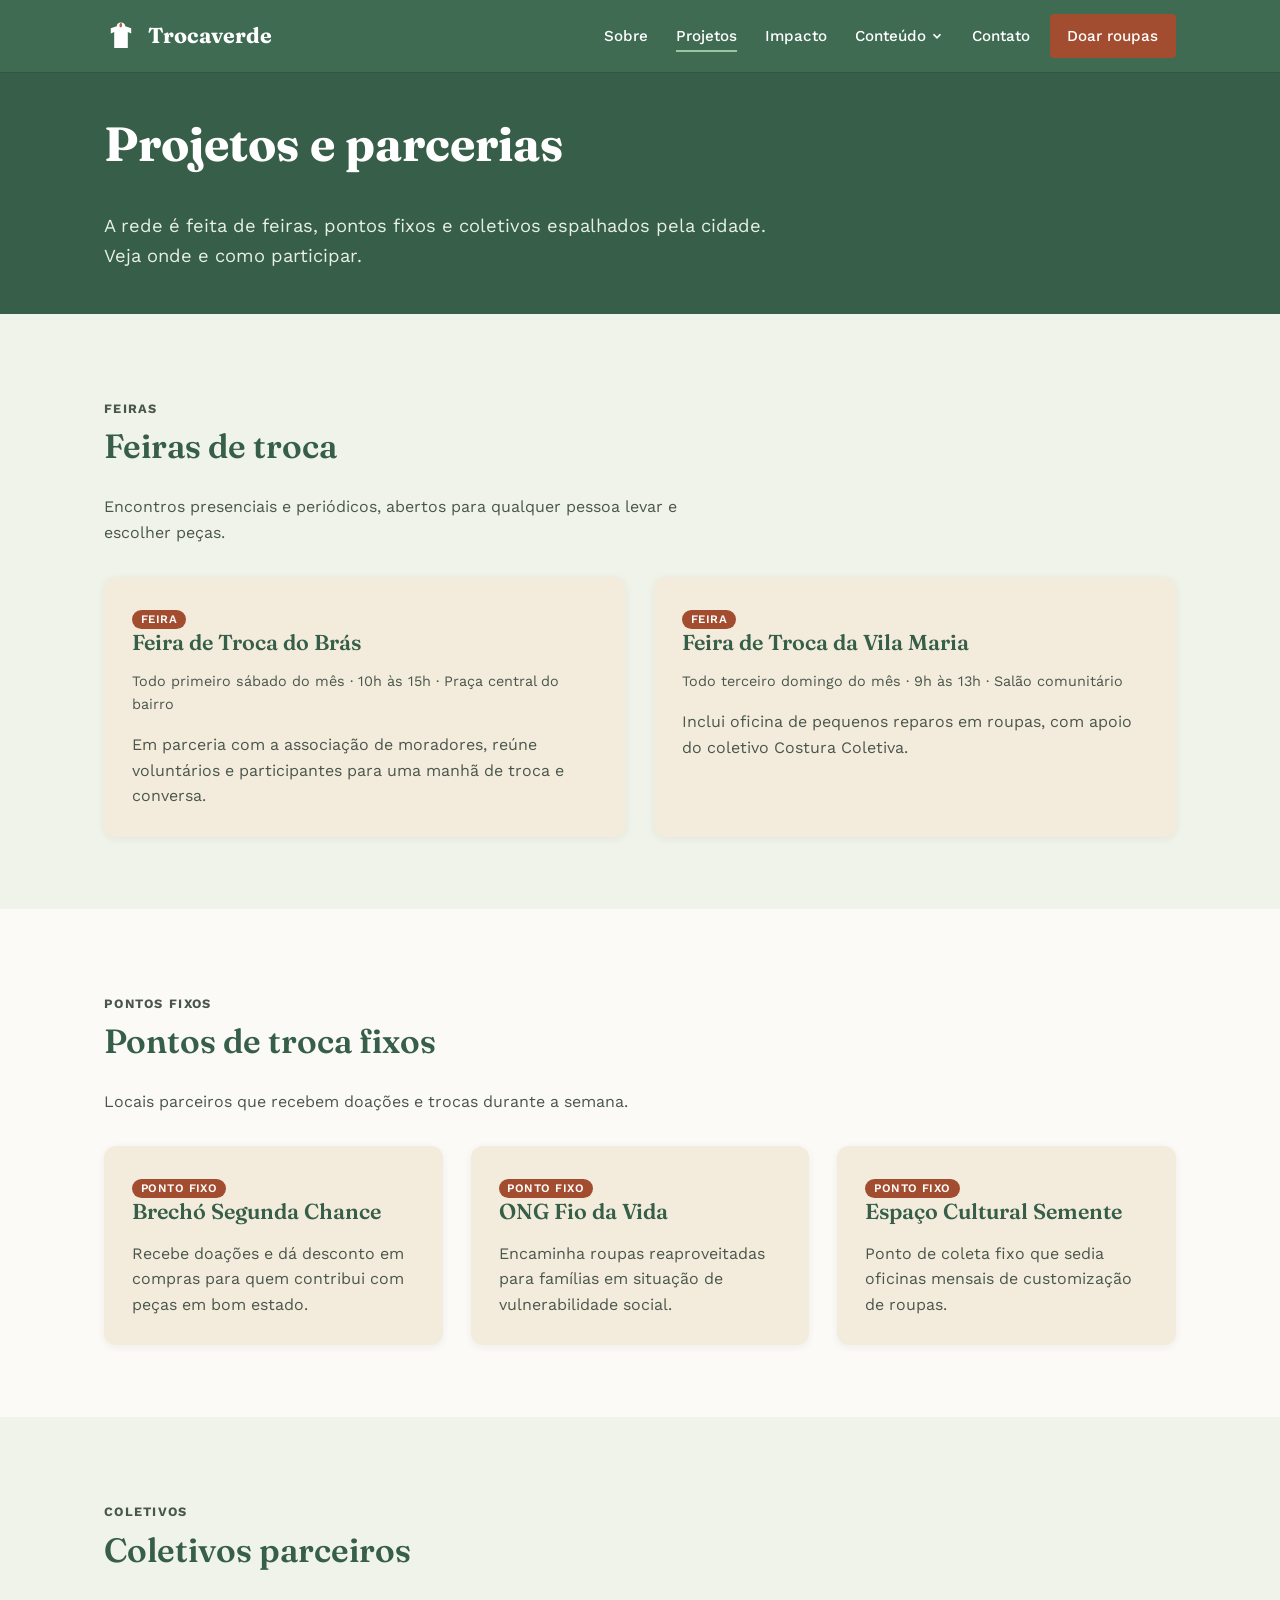
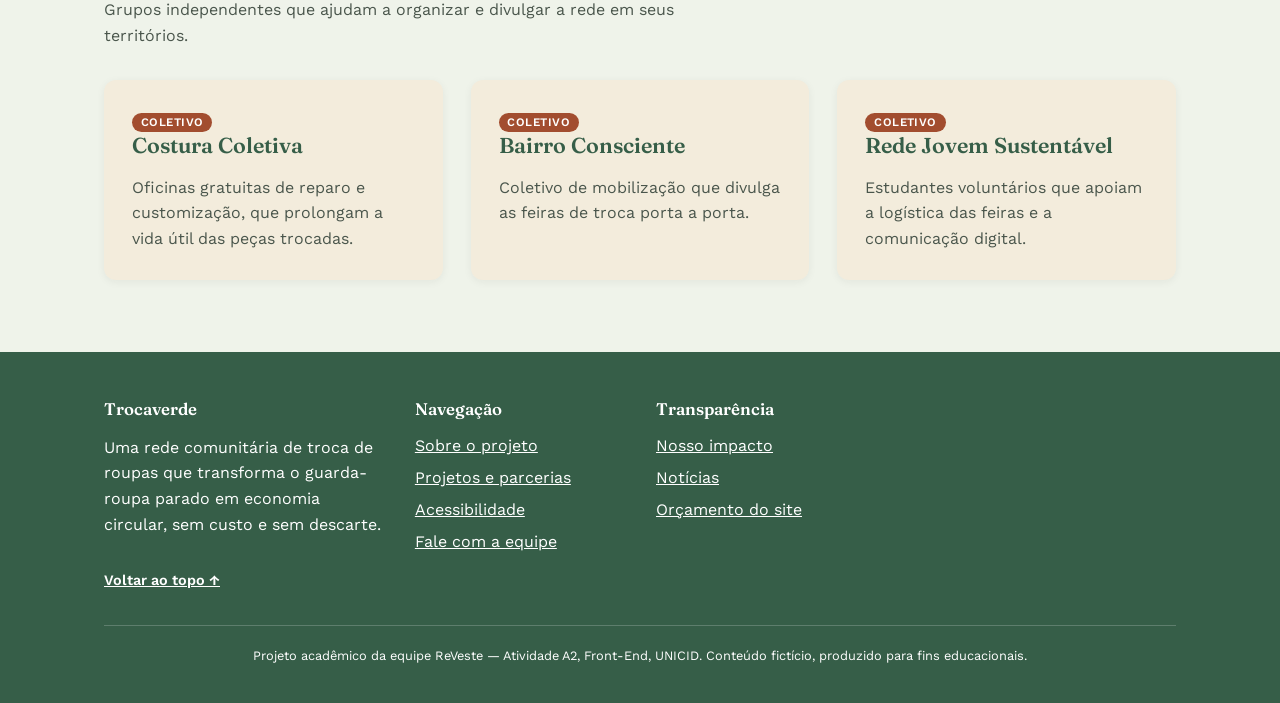
<file: projetos.html>
<!DOCTYPE html>
<html lang="pt-BR">
<head>
  <meta charset="UTF-8">
  <meta name="viewport" content="width=device-width, initial-scale=1.0">
  <title>Projetos | Trocaverde</title>
  <meta name="description" content="Conheça as feiras de troca, os pontos parceiros e os coletivos que fazem parte da rede Trocaverde.">
  <link rel="preconnect" href="https://fonts.googleapis.com">
  <link rel="preconnect" href="https://fonts.gstatic.com" crossorigin>
  <link href="https://fonts.googleapis.com/css2?family=Fraunces:opsz,wght@9..144,500;9..144,700&family=Work+Sans:wght@400;500;600;700&display=swap" rel="stylesheet">
  <link rel="stylesheet" href="css/style.css">
  <link rel="icon" type="image/svg+xml" href="favicon.svg">
</head>
<body>
  <a class="skip-link" href="#conteudo-principal">Pular para o conteúdo principal</a>

  <header class="site-header">
    <div class="container">
      <a class="brand" href="index.html" aria-label="Trocaverde — página inicial">
        <svg viewBox="0 0 40 40" aria-hidden="true" focusable="false">
          <path d="M20 4c-2.8 0-5 2-5 4.4L8 11v6l4-1.6V34h16V15.4L32 17v-6l-7-2.6C25 6 22.8 4 20 4z" fill="#ffffff"/>
          <path d="M20 4c2 2 2 5-1 6-1.6-2-1-4.6 1-6z" fill="#B8613F"/>
        </svg>
        Trocaverde
      </a>
      <button type="button" class="nav-toggle-button" aria-label="Abrir menu de navegação" aria-expanded="false" aria-controls="main-nav">
        <svg viewBox="0 0 24 24" aria-hidden="true" focusable="false"><path d="M3 6h18M3 12h18M3 18h18" stroke="currentColor" stroke-width="2" stroke-linecap="round"/></svg>
      </button>
      <nav class="main-nav" id="main-nav" aria-label="Navegação principal">
        <ul>
          <li><a href="sobre.html">Sobre</a></li>
          <li><a href="projetos.html" aria-current="page">Projetos</a></li>
          <li><a href="impacto.html">Impacto</a></li>
          <li class="has-dropdown">
            <button type="button" class="dropdown-toggle" aria-expanded="false" aria-controls="conteudo-menu">Conteúdo
              <svg class="chevron" viewBox="0 0 16 16" aria-hidden="true" focusable="false"><path d="M4 6l4 4 4-4" fill="none" stroke="currentColor" stroke-width="2"/></svg>
            </button>
            <ul class="dropdown" id="conteudo-menu">
              <li><a href="galeria.html">Galeria</a></li>
              <li><a href="midia.html">Mídia</a></li>
              <li><a href="noticias.html">Notícias</a></li>
              <li><a href="acessibilidade.html">Acessibilidade</a></li>
            </ul>
          </li>
          <li><a href="contato.html">Contato</a></li>
        </ul>
        <a class="btn btn-cta" href="contato.html#formulario">Doar roupas</a>
      </nav>
    </div>
  </header>

  <main id="conteudo-principal">
    <section class="page-hero">
      <div class="container">
        <h1>Projetos e parcerias</h1>
        <p>A rede é feita de feiras, pontos fixos e coletivos espalhados pela cidade. Veja onde e como participar.</p>
      </div>
    </section>

    <section class="section">
      <div class="container">
        <div class="section-head reveal">
          <p class="eyebrow">Feiras</p>
          <h2>Feiras de troca</h2>
          <p>Encontros presenciais e periódicos, abertos para qualquer pessoa levar e escolher peças.</p>
        </div>
        <div class="grid grid--2">
          <article class="card reveal">
            <span class="news-tag">Feira</span>
            <h3>Feira de Troca do Brás</h3>
            <p class="hint">Todo primeiro sábado do mês · 10h às 15h · Praça central do bairro</p>
            <p>Em parceria com a associação de moradores, reúne voluntários e participantes para uma manhã de troca e conversa.</p>
          </article>
          <article class="card reveal">
            <span class="news-tag">Feira</span>
            <h3>Feira de Troca da Vila Maria</h3>
            <p class="hint">Todo terceiro domingo do mês · 9h às 13h · Salão comunitário</p>
            <p>Inclui oficina de pequenos reparos em roupas, com apoio do coletivo Costura Coletiva.</p>
          </article>
        </div>
      </div>
    </section>

    <section class="section section--alt">
      <div class="container">
        <div class="section-head reveal">
          <p class="eyebrow">Pontos fixos</p>
          <h2>Pontos de troca fixos</h2>
          <p>Locais parceiros que recebem doações e trocas durante a semana.</p>
        </div>
        <div class="grid grid--3">
          <article class="card reveal">
            <span class="news-tag">Ponto fixo</span>
            <h3>Brechó Segunda Chance</h3>
            <p>Recebe doações e dá desconto em compras para quem contribui com peças em bom estado.</p>
          </article>
          <article class="card reveal">
            <span class="news-tag">Ponto fixo</span>
            <h3>ONG Fio da Vida</h3>
            <p>Encaminha roupas reaproveitadas para famílias em situação de vulnerabilidade social.</p>
          </article>
          <article class="card reveal">
            <span class="news-tag">Ponto fixo</span>
            <h3>Espaço Cultural Semente</h3>
            <p>Ponto de coleta fixo que sedia oficinas mensais de customização de roupas.</p>
          </article>
        </div>
      </div>
    </section>

    <section class="section">
      <div class="container">
        <div class="section-head reveal">
          <p class="eyebrow">Coletivos</p>
          <h2>Coletivos parceiros</h2>
          <p>Grupos independentes que ajudam a organizar e divulgar a rede em seus territórios.</p>
        </div>
        <div class="grid grid--3">
          <article class="card reveal">
            <span class="news-tag">Coletivo</span>
            <h3>Costura Coletiva</h3>
            <p>Oficinas gratuitas de reparo e customização, que prolongam a vida útil das peças trocadas.</p>
          </article>
          <article class="card reveal">
            <span class="news-tag">Coletivo</span>
            <h3>Bairro Consciente</h3>
            <p>Coletivo de mobilização que divulga as feiras de troca porta a porta.</p>
          </article>
          <article class="card reveal">
            <span class="news-tag">Coletivo</span>
            <h3>Rede Jovem Sustentável</h3>
            <p>Estudantes voluntários que apoiam a logística das feiras e a comunicação digital.</p>
          </article>
        </div>
      </div>
    </section>
  </main>

  <footer class="site-footer">
    <div class="container">
      <div class="footer-grid">
        <div>
          <h2>Trocaverde</h2>
          <p>Uma rede comunitária de troca de roupas que transforma o guarda-roupa parado em economia circular, sem custo e sem descarte.</p>
          <a class="back-to-top" href="#conteudo-principal">Voltar ao topo ↑</a>
        </div>
        <div>
          <h2>Navegação</h2>
          <ul>
            <li><a href="sobre.html">Sobre o projeto</a></li>
            <li><a href="projetos.html">Projetos e parcerias</a></li>
            <li><a href="acessibilidade.html">Acessibilidade</a></li>
            <li><a href="contato.html">Fale com a equipe</a></li>
          </ul>
        </div>
        <div>
          <h2>Transparência</h2>
          <ul>
            <li><a href="impacto.html">Nosso impacto</a></li>
            <li><a href="noticias.html">Notícias</a></li>
            <li><a href="orcamento_hospedagem.html">Orçamento do site</a></li>
          </ul>
        </div>
        
      </div>
      <p class="footer-bottom">Projeto acadêmico da equipe ReVeste — Atividade A2, Front-End, UNICID. Conteúdo fictício, produzido para fins educacionais.</p>
    </div>
  </footer>

  <script src="js/main.js" defer></script>
</body>
</html>
</file>
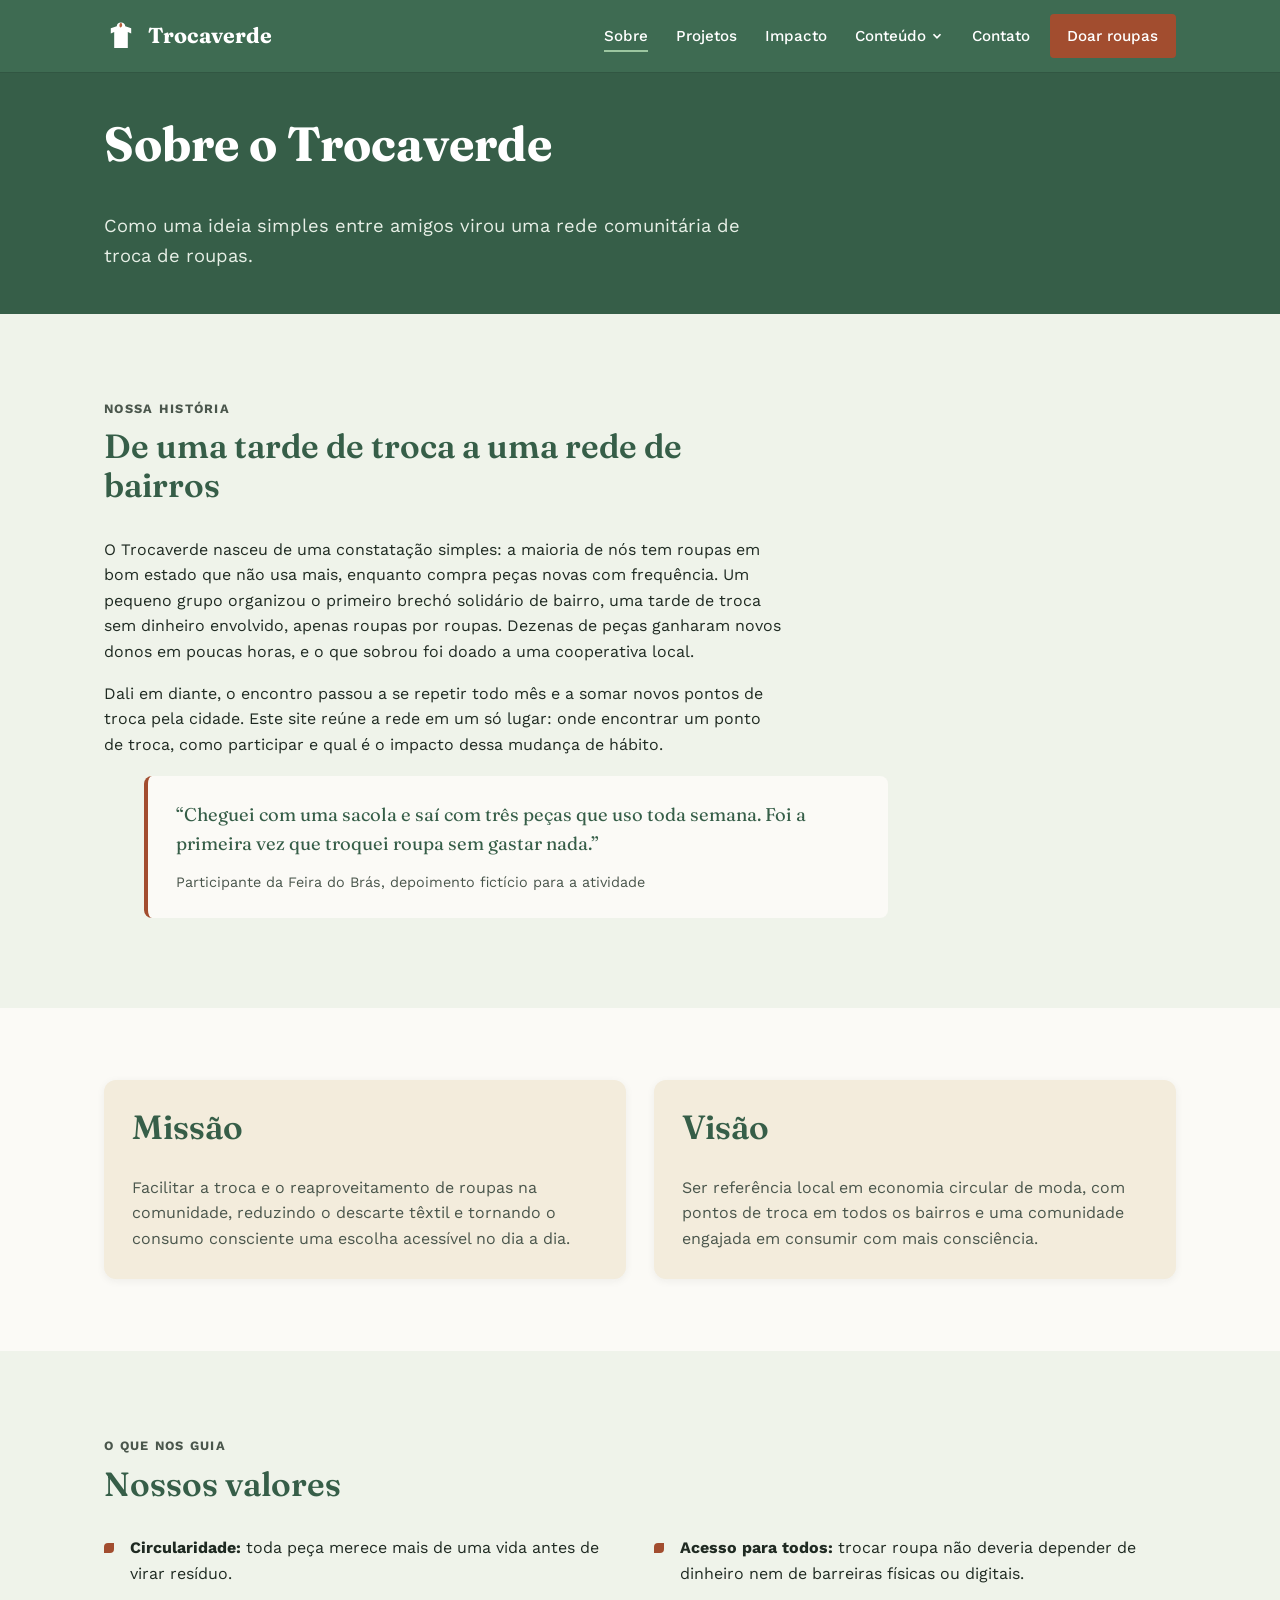
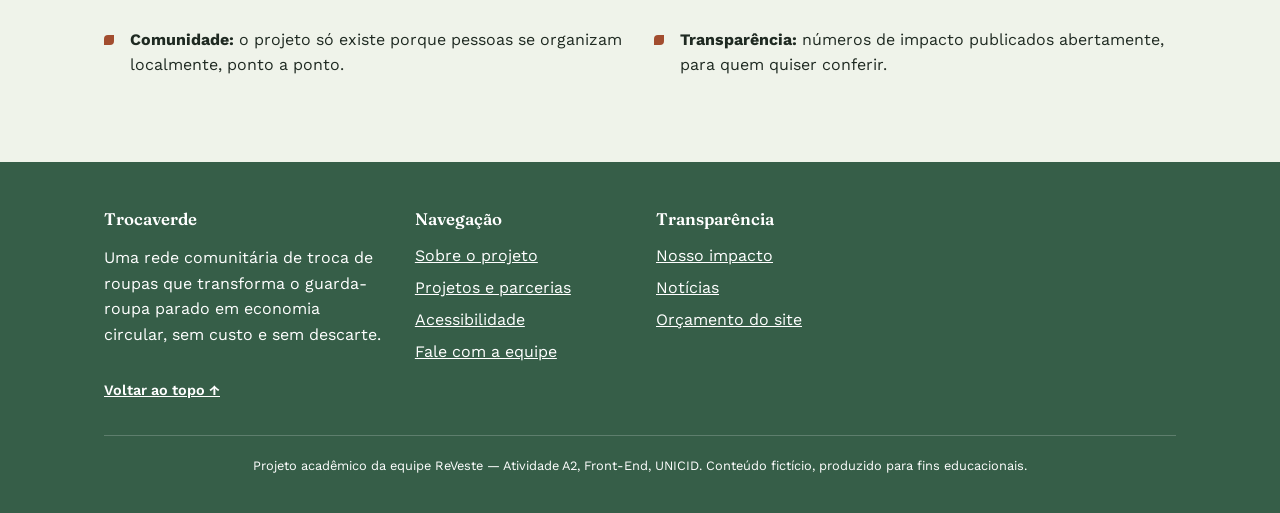
<file: sobre.html>
<!DOCTYPE html>
<html lang="pt-BR">
<head>
  <meta charset="UTF-8">
  <meta name="viewport" content="width=device-width, initial-scale=1.0">
  <title>Sobre | Trocaverde</title>
  <meta name="description" content="Conheça a história, a missão, a visão e os valores do Trocaverde, rede comunitária de troca de roupas.">
  <link rel="preconnect" href="https://fonts.googleapis.com">
  <link rel="preconnect" href="https://fonts.gstatic.com" crossorigin>
  <link href="https://fonts.googleapis.com/css2?family=Fraunces:opsz,wght@9..144,500;9..144,700&family=Work+Sans:wght@400;500;600;700&display=swap" rel="stylesheet">
  <link rel="stylesheet" href="css/style.css">
  <link rel="icon" type="image/svg+xml" href="favicon.svg">
</head>
<body>
  <a class="skip-link" href="#conteudo-principal">Pular para o conteúdo principal</a>

  <header class="site-header">
    <div class="container">
      <a class="brand" href="index.html" aria-label="Trocaverde — página inicial">
        <svg viewBox="0 0 40 40" aria-hidden="true" focusable="false">
          <path d="M20 4c-2.8 0-5 2-5 4.4L8 11v6l4-1.6V34h16V15.4L32 17v-6l-7-2.6C25 6 22.8 4 20 4z" fill="#ffffff"/>
          <path d="M20 4c2 2 2 5-1 6-1.6-2-1-4.6 1-6z" fill="#B8613F"/>
        </svg>
        Trocaverde
      </a>
      <button type="button" class="nav-toggle-button" aria-label="Abrir menu de navegação" aria-expanded="false" aria-controls="main-nav">
        <svg viewBox="0 0 24 24" aria-hidden="true" focusable="false"><path d="M3 6h18M3 12h18M3 18h18" stroke="currentColor" stroke-width="2" stroke-linecap="round"/></svg>
      </button>
      <nav class="main-nav" id="main-nav" aria-label="Navegação principal">
        <ul>
          <li><a href="sobre.html" aria-current="page">Sobre</a></li>
          <li><a href="projetos.html">Projetos</a></li>
          <li><a href="impacto.html">Impacto</a></li>
          <li class="has-dropdown">
            <button type="button" class="dropdown-toggle" aria-expanded="false" aria-controls="conteudo-menu">Conteúdo
              <svg class="chevron" viewBox="0 0 16 16" aria-hidden="true" focusable="false"><path d="M4 6l4 4 4-4" fill="none" stroke="currentColor" stroke-width="2"/></svg>
            </button>
            <ul class="dropdown" id="conteudo-menu">
              <li><a href="galeria.html">Galeria</a></li>
              <li><a href="midia.html">Mídia</a></li>
              <li><a href="noticias.html">Notícias</a></li>
              <li><a href="acessibilidade.html">Acessibilidade</a></li>
            </ul>
          </li>
          <li><a href="contato.html">Contato</a></li>
        </ul>
        <a class="btn btn-cta" href="contato.html#formulario">Doar roupas</a>
      </nav>
    </div>
  </header>

  <main id="conteudo-principal">
    <section class="page-hero">
      <div class="container">
        <h1>Sobre o Trocaverde</h1>
        <p>Como uma ideia simples entre amigos virou uma rede comunitária de troca de roupas.</p>
      </div>
    </section>

    <section class="section">
      <div class="container">
        <div class="section-head reveal">
          <p class="eyebrow">Nossa história</p>
          <h2>De uma tarde de troca a uma rede de bairros</h2>
        </div>
        <p>O Trocaverde nasceu de uma constatação simples: a maioria de nós tem roupas em bom estado que não usa mais, enquanto compra peças novas com frequência. Um pequeno grupo organizou o primeiro brechó solidário de bairro, uma tarde de troca sem dinheiro envolvido, apenas roupas por roupas. Dezenas de peças ganharam novos donos em poucas horas, e o que sobrou foi doado a uma cooperativa local.</p>
        <p>Dali em diante, o encontro passou a se repetir todo mês e a somar novos pontos de troca pela cidade. Este site reúne a rede em um só lugar: onde encontrar um ponto de troca, como participar e qual é o impacto dessa mudança de hábito.</p>
        <blockquote class="pull-quote reveal">
          “Cheguei com uma sacola e saí com três peças que uso toda semana. Foi a primeira vez que troquei roupa sem gastar nada.”
          <cite>Participante da Feira do Brás, depoimento fictício para a atividade</cite>
        </blockquote>
      </div>
    </section>

    <div class="section section--alt">
      <div class="container">
        <div class="grid grid--2">
          <article class="card reveal">
            <h2>Missão</h2>
            <p>Facilitar a troca e o reaproveitamento de roupas na comunidade, reduzindo o descarte têxtil e tornando o consumo consciente uma escolha acessível no dia a dia.</p>
          </article>
          <article class="card reveal">
            <h2>Visão</h2>
            <p>Ser referência local em economia circular de moda, com pontos de troca em todos os bairros e uma comunidade engajada em consumir com mais consciência.</p>
          </article>
        </div>
      </div>
    </div>

    <section class="section">
      <div class="container">
        <div class="section-head reveal">
          <p class="eyebrow">O que nos guia</p>
          <h2>Nossos valores</h2>
        </div>
        <ul class="leaf-list grid grid--2">
          <li><strong>Circularidade:</strong> toda peça merece mais de uma vida antes de virar resíduo.</li>
          <li><strong>Acesso para todos:</strong> trocar roupa não deveria depender de dinheiro nem de barreiras físicas ou digitais.</li>
          <li><strong>Comunidade:</strong> o projeto só existe porque pessoas se organizam localmente, ponto a ponto.</li>
          <li><strong>Transparência:</strong> números de impacto publicados abertamente, para quem quiser conferir.</li>
        </ul>
      </div>
    </section>
  </main>

  <footer class="site-footer">
    <div class="container">
      <div class="footer-grid">
        <div>
          <h2>Trocaverde</h2>
          <p>Uma rede comunitária de troca de roupas que transforma o guarda-roupa parado em economia circular, sem custo e sem descarte.</p>
          <a class="back-to-top" href="#conteudo-principal">Voltar ao topo ↑</a>
        </div>
        <div>
          <h2>Navegação</h2>
          <ul>
            <li><a href="sobre.html">Sobre o projeto</a></li>
            <li><a href="projetos.html">Projetos e parcerias</a></li>
            <li><a href="acessibilidade.html">Acessibilidade</a></li>
            <li><a href="contato.html">Fale com a equipe</a></li>
          </ul>
        </div>
        <div>
          <h2>Transparência</h2>
          <ul>
            <li><a href="impacto.html">Nosso impacto</a></li>
            <li><a href="noticias.html">Notícias</a></li>
            <li><a href="orcamento_hospedagem.html">Orçamento do site</a></li>
          </ul>
        </div>
        
      </div>
      <p class="footer-bottom">Projeto acadêmico da equipe ReVeste — Atividade A2, Front-End, UNICID. Conteúdo fictício, produzido para fins educacionais.</p>
    </div>
  </footer>

  <script src="js/main.js" defer></script>
</body>
</html>
</file>
<file: css/style.css>
/* ==========================================================================
   Trocaverde — folha de estilos (equipe ReVeste)
   ========================================================================== */

:root {
  --color-bg: #EFF3EA;
  --color-bg-alt: #FBFAF6;
  --color-ink: #1F2A22;
  --color-ink-soft: #4A564C;
  --color-primary: #3E6B52;
  --color-primary-dark: #365E48;
  --color-secondary: #9CC6A0;
  --color-accent: #A24D2F;
  --color-accent-dark: #8F452D;
  --color-card: #F3ECDC;
  --color-border: rgba(31, 42, 34, 0.18);
  --color-white: #ffffff;

  --font-display: 'Fraunces', Georgia, serif;
  --font-body: 'Work Sans', Arial, sans-serif;

  --text-xs: 0.8rem;
  --text-sm: 0.9rem;
  --text-base: 1rem;
  --text-lg: 1.15rem;
  --text-xl: 1.35rem;
  --text-2xl: 1.75rem;
  --text-3xl: 2.25rem;

  --space-1: 0.25rem;
  --space-2: 0.5rem;
  --space-3: 0.75rem;
  --space-4: 1rem;
  --space-5: 1.5rem;
  --space-6: 2rem;
  --space-7: 3rem;
  --space-8: 4rem;

  --max-width: 1120px;
  --radius-sm: 4px;
  --radius-md: 8px;
  --radius-lg: 12px;
}

*, *::before, *::after { box-sizing: border-box; }
html { scroll-behavior: smooth; }
body {
  margin: 0;
  font-family: var(--font-body);
  color: var(--color-ink);
  background: var(--color-bg);
  line-height: 1.6;
}
img, svg { max-width: 100%; }
a { color: var(--color-primary-dark); }
ul { list-style: none; margin: 0; padding: 0; }
h1, h2, h3 {
  font-family: var(--font-display);
  color: var(--color-primary-dark);
  line-height: 1.15;
  margin-top: 0;
}
h1 { font-size: clamp(2rem, 4vw, 3rem); font-weight: 700; }
h2 { font-size: clamp(1.5rem, 3vw, 2.1rem); font-weight: 600; }
h3 { font-size: var(--text-xl); font-weight: 600; }
p { max-width: 68ch; }
code { background: rgba(31,42,34,0.08); padding: 0.1rem 0.35rem; border-radius: var(--radius-sm); }

.container {
  width: 100%;
  max-width: var(--max-width);
  margin-inline: auto;
  padding-inline: 1.5rem;
}

/* ---------- Acessibilidade ---------- */
:focus-visible {
  outline: 3px solid var(--color-accent);
  outline-offset: 3px;
}
.skip-link {
  position: absolute;
  left: -999px;
  top: 0;
  background: var(--color-primary-dark);
  color: var(--color-white);
  padding: 0.75rem 1.25rem;
  z-index: 100;
}
.skip-link:focus { left: 0; }
.visually-hidden {
  position: absolute;
  width: 1px;
  height: 1px;
  margin: -1px;
  padding: 0;
  overflow: hidden;
  clip: rect(0, 0, 0, 0);
  white-space: nowrap;
  border: 0;
}
@media (prefers-reduced-motion: reduce) {
  html { scroll-behavior: auto; }
  *, *::before, *::after { animation-duration: 0.001ms !important; transition-duration: 0.001ms !important; }
  .reveal { opacity: 1 !important; transform: none !important; }
}

/* ---------- Cabeçalho e navegação ---------- */
.site-header {
  position: sticky;
  top: 0;
  z-index: 50;
  background: var(--color-primary);
  box-shadow: 0 1px 0 rgba(0,0,0,0.08);
  transition: box-shadow 0.25s ease;
}
.site-header.is-scrolled {
  box-shadow: 0 4px 18px rgba(0,0,0,0.18);
}
.site-header .container {
  display: flex;
  align-items: center;
  justify-content: space-between;
  padding-block: 0.9rem;
  gap: 1rem;
  transition: padding 0.25s ease;
}
.site-header.is-scrolled .container { padding-block: 0.55rem; }

.brand {
  display: flex;
  align-items: center;
  gap: 0.6rem;
  color: var(--color-white);
  text-decoration: none;
  font-family: var(--font-display);
  font-size: 1.35rem;
  font-weight: 700;
}
.brand svg { width: 34px; height: 34px; flex-shrink: 0; }
.brand:hover { opacity: 0.9; }

.nav-toggle-button {
  display: none;
  color: var(--color-white);
  cursor: pointer;
  padding: 0.55rem;
  min-width: 44px;
  min-height: 44px;
  align-items: center;
  justify-content: center;
  border: 1px solid rgba(255,255,255,0.55);
  border-radius: var(--radius-sm);
  background: transparent;
}
.nav-toggle-button svg { width: 28px; height: 28px; }
.nav-toggle-button:focus-visible {
  outline: 3px solid var(--color-white);
  outline-offset: 3px;
}

.main-nav {
  display: flex;
  align-items: center;
  gap: 0.5rem;
}
.main-nav ul {
  display: flex;
  flex-wrap: wrap;
  gap: 0.25rem;
  align-items: center;
}
.main-nav a,
.dropdown-toggle {
  display: inline-flex;
  align-items: center;
  gap: 0.25rem;
  color: var(--color-white);
  text-decoration: none;
  font-family: var(--font-body);
  font-size: 0.95rem;
  font-weight: 500;
  padding: 0.5rem 0.75rem;
  border-radius: var(--radius-sm);
  background: transparent;
  border: 0;
  cursor: pointer;
  position: relative;
}
.main-nav a::after,
.dropdown-toggle::after {
  content: "";
  position: absolute;
  left: 0.75rem;
  right: 0.75rem;
  bottom: 0.25rem;
  height: 2px;
  background: var(--color-secondary);
  transform: scaleX(0);
  transform-origin: left;
  transition: transform 0.2s ease;
}
.main-nav a:hover::after,
.dropdown-toggle:hover::after,
.main-nav a[aria-current="page"]::after,
.has-current > .dropdown-toggle::after {
  transform: scaleX(1);
}
.main-nav a:hover,
.dropdown-toggle:hover { background: rgba(0,0,0,0.12); }
.main-nav a:focus-visible,
.dropdown-toggle:focus-visible { outline-color: var(--color-white); }

.has-dropdown { position: relative; }
.chevron { width: 14px; height: 14px; }
.main-nav .dropdown {
  display: none;
  position: absolute;
  top: 100%;
  left: 0;
  min-width: 200px;
  background: var(--color-primary-dark);
  border-radius: var(--radius-md);
  padding: 0.5rem;
  box-shadow: 0 12px 32px rgba(0,0,0,0.22);
  z-index: 10;
}
.has-dropdown.is-open > .dropdown { display: block; }
.dropdown[hidden] { display: none !important; }
.dropdown li { width: 100%; }
.dropdown a { display: block; width: 100%; padding: 0.5rem 0.75rem; }
.dropdown a::after { display: none; }
.has-dropdown.has-current > .dropdown-toggle::after {
  background: var(--color-accent);
  transform: scaleX(1);
}

.btn-cta {
  background: var(--color-accent) !important;
  color: var(--color-white) !important;
  font-weight: 600;
  padding: 0.6rem 1.1rem !important;
  border-radius: var(--radius-sm);
  white-space: nowrap;
}
.btn-cta::after { display: none !important; }
.btn-cta:hover { background: #8F452D !important; }

@media (max-width: 900px) {
  .nav-toggle-button { display: inline-flex; }
  .site-header .container { flex-wrap: wrap; }
  .main-nav { display: none; width: 100%; order: 3; flex-direction: column; align-items: stretch; padding-bottom: 1rem; }
  .site-header.menu-open .main-nav { display: flex; }
  .main-nav ul { flex-direction: column; align-items: stretch; }
  .main-nav a, .dropdown-toggle { padding: 0.65rem 0.5rem; }
  .main-nav a::after, .dropdown-toggle::after { display: none; }
  .has-dropdown { width: 100%; }
  .main-nav .dropdown { position: static; box-shadow: none; padding-left: 1rem; background: transparent; min-width: 0; }
  .btn-cta { margin-top: 0.5rem; text-align: center; }
}

/* ---------- Hero e faixas de topo ---------- */
.hero {
  background: linear-gradient(160deg, var(--color-primary-dark) 0%, var(--color-primary) 70%);
  color: var(--color-white);
  padding-block: clamp(3rem, 8vw, 6rem);
  position: relative;
  overflow: hidden;
}
.hero-blobs {
  position: absolute;
  inset: 0;
  pointer-events: none;
  opacity: 0.18;
}
.hero-blobs svg { position: absolute; }
.hero-blobs .blob-1 { width: 380px; top: -80px; right: -60px; }
.hero-blobs .blob-2 { width: 260px; bottom: -40px; left: -40px; }
.hero h1 { color: var(--color-white); }
.hero .container {
  display: grid;
  grid-template-columns: 1.1fr 0.9fr;
  gap: 3rem;
  align-items: center;
  position: relative;
  z-index: 1;
}
.hero p.lede { font-size: var(--text-lg); color: #E7EFE6; max-width: 46ch; }
.hero-trust {
  margin-top: 1.25rem;
  font-size: var(--text-sm);
  color: #C9DCC9;
  letter-spacing: 0.02em;
}
.hero-figure { width: 100%; aspect-ratio: 1 / 1; }
@media (max-width: 780px) {
  .hero .container { grid-template-columns: 1fr; }
  .hero-figure { max-width: 280px; margin-inline: auto; }
}

.page-hero {
  background: var(--color-primary-dark);
  color: var(--color-white);
  padding-block: 2.75rem;
}
.page-hero h1 { color: var(--color-white); }
.page-hero p { color: #E7EFE6; font-size: var(--text-lg); max-width: 62ch; margin-bottom: 0; }

/* ---------- Estatísticas sobrepostas ---------- */
.stats-strip {
  margin-top: -3.5rem;
  position: relative;
  z-index: 2;
  padding-bottom: 1.5rem;
}
.stat-overlap {
  background: var(--color-bg-alt);
  border-radius: var(--radius-lg);
  padding: 1.75rem;
  box-shadow: 0 10px 30px rgba(31,42,34,0.15);
  text-align: center;
}
.stat-overlap .stat-number {
  font-family: var(--font-display);
  font-size: 2.5rem;
  font-weight: 700;
  color: var(--color-primary-dark);
  display: block;
  line-height: 1.1;
}
.stat-overlap p { color: var(--color-ink-soft); margin: 0.5rem 0 0; font-size: 0.95rem; max-width: none; }

/* ---------- Botões ---------- */
.btn {
  display: inline-block;
  font-family: var(--font-body);
  font-weight: 600;
  font-size: var(--text-base);
  text-decoration: none;
  padding: 0.75rem 1.4rem;
  border-radius: var(--radius-sm);
  border: 2px solid transparent;
  cursor: pointer;
  transition: background 0.2s ease, transform 0.2s ease;
}
.btn-primary { background: var(--color-accent-dark); color: var(--color-white); }
.btn-primary:hover { background: #743923; }
.btn-outline { color: var(--color-white); border-color: var(--color-white); }
.btn-outline:hover { background: rgba(255,255,255,0.14); }
.hero .btn:focus-visible { outline-color: var(--color-white); }

/* ---------- Seções e grades ---------- */
.section { padding-block: clamp(2.5rem, 6vw, 4.5rem); }
.section--alt { background: var(--color-bg-alt); }
.section-head { max-width: 62ch; margin-bottom: 2rem; }
.section-head p { color: var(--color-ink-soft); }

.eyebrow {
  display: inline-block;
  font-size: var(--text-xs);
  font-weight: 700;
  letter-spacing: 0.1em;
  text-transform: uppercase;
  color: var(--color-accent-dark);
  margin-bottom: 0.5rem;
}

.grid { display: grid; gap: 1.75rem; }
.grid--3 { grid-template-columns: repeat(3, 1fr); }
.grid--2 { grid-template-columns: repeat(2, 1fr); }
@media (max-width: 900px) { .grid--3 { grid-template-columns: repeat(2, 1fr); } }
@media (max-width: 620px) { .grid--3, .grid--2 { grid-template-columns: 1fr; } }

/* ---------- Cards ---------- */
.card {
  background: var(--color-card);
  border-radius: var(--radius-lg);
  padding: 1.75rem;
  box-shadow: 0 2px 8px rgba(31,42,34,0.06);
  transition: transform 0.22s ease, box-shadow 0.22s ease;
}
.card:hover {
  transform: translateY(-4px);
  box-shadow: 0 10px 24px rgba(31,42,34,0.12);
}
.card h3 { margin-bottom: 0.5rem; }
.card p { color: var(--color-ink-soft); margin-bottom: 0; }

.card-icon {
  width: 40px;
  height: 40px;
  color: var(--color-primary-dark);
  margin-bottom: 1rem;
}

.stat-card {
  background: var(--color-primary-dark);
  color: var(--color-white);
  border-radius: var(--radius-lg);
  padding: 1.75rem;
  box-shadow: 0 2px 8px rgba(31,42,34,0.08);
}
.stat-card .stat-number {
  font-family: var(--font-display);
  font-size: 2.5rem;
  font-weight: 700;
  display: block;
  line-height: 1.1;
}
.stat-card p { color: #E7EFE6; margin-bottom: 0; }

.leaf-list li { position: relative; padding-left: 1.6rem; margin-bottom: 0.75rem; }
.leaf-list li::before {
  content: "";
  position: absolute;
  left: 0;
  top: 0.5rem;
  width: 10px;
  height: 10px;
  background: var(--color-accent);
  border-radius: 40% 0 40% 0;
}

.hint { font-size: var(--text-sm); color: var(--color-ink-soft); font-weight: 400; }

/* ---------- Passos numerados ---------- */
.steps {
  counter-reset: step;
  display: grid;
  gap: 2rem;
  grid-template-columns: repeat(3, 1fr);
  position: relative;
  padding-top: 1rem;
}
.steps::before {
  content: "";
  position: absolute;
  top: 3.25rem;
  left: 16.66%;
  right: 16.66%;
  height: 2px;
  background: var(--color-secondary);
  z-index: 0;
}
.step { text-align: center; position: relative; z-index: 1; }
.step::before {
  counter-increment: step;
  content: counter(step);
  display: inline-flex;
  align-items: center;
  justify-content: center;
  width: 3.5rem;
  height: 3.5rem;
  border-radius: 50%;
  background: var(--color-primary);
  color: var(--color-white);
  font-family: var(--font-display);
  font-size: 1.5rem;
  font-weight: 700;
  margin-bottom: 1rem;
  box-shadow: 0 4px 12px rgba(31,42,34,0.15);
}
.step h3 { margin-bottom: 0.35rem; }
.step p { color: var(--color-ink-soft); max-width: 32ch; margin-inline: auto; }
@media (max-width: 720px) {
  .steps { grid-template-columns: 1fr; }
  .steps::before { display: none; }
}

/* ---------- Citação em destaque ---------- */
.pull-quote {
  border-left: 4px solid var(--color-accent);
  background: var(--color-bg-alt);
  padding: 1.5rem 1.75rem;
  border-radius: var(--radius-md);
  font-family: var(--font-display);
  font-size: var(--text-lg);
  color: var(--color-primary-dark);
  max-width: 62ch;
}
.pull-quote cite {
  display: block;
  margin-top: 0.75rem;
  font-family: var(--font-body);
  font-size: var(--text-sm);
  font-style: normal;
  color: var(--color-ink-soft);
}

/* ---------- Tabelas ---------- */
.table-wrap { overflow-x: auto; max-width: 100%; }
.table-wrap:focus-visible { outline: 3px solid var(--color-accent); outline-offset: 3px; }
table { width: 100%; border-collapse: collapse; min-width: 560px; background: var(--color-bg-alt); }
caption { text-align: left; font-weight: 600; margin-bottom: 0.75rem; color: var(--color-ink-soft); }
th, td { text-align: left; padding: 0.85rem 1rem; border-bottom: 1px solid var(--color-border); }
thead th { background: var(--color-primary); color: var(--color-white); font-weight: 600; }
tbody tr:nth-child(even) { background: rgba(62,107,82,0.07); }
tbody tr.is-highlight { outline: 2px solid var(--color-accent); outline-offset: -2px; }

/* ---------- Gráfico de barras ---------- */
.bar-chart {
  display: flex;
  align-items: flex-end;
  gap: 0.85rem;
  height: 320px;
  padding: 2.5rem 0 2.75rem;
  margin-top: 1rem;
}
.bar {
  flex: 1;
  height: calc(var(--value) / 280 * 100%);
  background: var(--color-secondary);
  border-radius: 6px 6px 0 0;
  position: relative;
  min-height: 1rem;
  transition: background 0.2s ease;
}
.bar--highlight { background: var(--color-accent); }
.bar span {
  position: absolute;
  top: -1.6rem;
  left: 50%;
  transform: translateX(-50%);
  font-size: var(--text-sm);
  font-weight: 600;
  color: var(--color-ink);
}
.bar b {
  position: absolute;
  bottom: -1.9rem;
  left: 50%;
  transform: translateX(-50%);
  font-size: var(--text-sm);
  font-weight: 500;
  color: var(--color-ink-soft);
}
@media (max-width: 560px) {
  .bar-chart { gap: 0.4rem; height: 260px; }
  .bar span { font-size: 0.8rem; }
  .bar b { font-size: 0.8rem; }
}

/* ---------- Barras de progresso ---------- */
.progress-list { display: grid; gap: 1rem; margin-bottom: 2rem; max-width: 640px; }
.progress-head {
  display: flex;
  justify-content: space-between;
  font-size: var(--text-sm);
  font-weight: 600;
  margin-bottom: 0.35rem;
}
.progress-track {
  background: rgba(62,107,82,0.15);
  border-radius: 999px;
  height: 10px;
  overflow: hidden;
}
.progress-fill {
  height: 100%;
  background: var(--color-primary);
  border-radius: 999px;
}
.progress-fill--accent { background: var(--color-accent); }

/* ---------- Galeria ---------- */
.gallery-filters {
  display: flex;
  flex-wrap: wrap;
  gap: 0.5rem;
  margin-bottom: 2rem;
}
.gallery-filters button {
  font-family: var(--font-body);
  font-size: var(--text-sm);
  font-weight: 600;
  padding: 0.5rem 1rem;
  border-radius: 999px;
  border: 1.5px solid var(--color-border);
  background: var(--color-bg-alt);
  color: var(--color-ink);
  cursor: pointer;
  transition: background 0.2s, color 0.2s, border-color 0.2s;
}
.gallery-filters button[aria-pressed="true"] {
  background: var(--color-primary);
  color: var(--color-white);
  border-color: var(--color-primary);
}

.gallery-grid {
  display: grid;
  grid-template-columns: repeat(3, minmax(0, 1fr));
  gap: 1.25rem;
  align-items: start;
}
@media (max-width: 900px) {
  .gallery-grid { grid-template-columns: repeat(2, minmax(0, 1fr)); }
}
@media (max-width: 560px) {
  .gallery-grid { grid-template-columns: 1fr; gap: 1.5rem; }
}
.gallery-grid figure {
  display: flex;
  flex-direction: column;
  min-width: 0;
  margin: 0;
  border-radius: 0;
  overflow: visible;
  background: transparent;
}
.gallery-grid figure[hidden] { display: none; }
.gallery-trigger {
  display: block;
  width: 100%;
  height: auto;
  flex: 0 0 auto;
  padding: 0;
  border: 0;
  border-radius: var(--radius-md);
  text-align: left;
  color: inherit;
  background: transparent;
  cursor: zoom-in;
}
.gallery-trigger:focus-visible {
  outline: 3px solid var(--color-accent);
  outline-offset: 4px;
}
.gallery-trigger:hover .swatch { filter: brightness(0.97); }
.gallery-caption {
  display: block;
  flex: 0 0 auto;
  margin: 0.55rem 0 0.85rem;
  font-size: var(--text-sm);
  line-height: 1.5;
  color: var(--color-ink);
}
.gallery-caption .fonte {
  display: block;
  font-size: var(--text-xs);
  line-height: 1.5;
  color: var(--color-ink-soft);
  margin-top: 0.15rem;
}

.swatch {
  width: 100%;
  aspect-ratio: 4 / 5;
  display: flex;
  align-items: center;
  justify-content: center;
  position: relative;
  overflow: hidden;
  border-radius: var(--radius-md);
  background: #fff;
}
.swatch img {
  display: block;
  width: 100%;
  height: 100%;
  object-fit: contain;
}
.swatch svg { width: 38%; height: auto; }
.swatch--verde { background: #9CC6A0; color: #2B4C3A; }
.swatch--bege { background: #F3ECDC; color: #8F452D; }
.swatch--verde-claro { background: #CFE0D2; color: #2B4C3A; }
.swatch--creme { background: #E8D9C3; color: #3E6B52; }
.swatch--verde-medio { background: #B8DBC0; color: #2B4C3A; }



/* Lightbox */
dialog {
  border: 0;
  border-radius: var(--radius-lg);
  padding: 1.5rem;
  max-width: 520px;
  width: 92vw;
  background: var(--color-bg-alt);
  color: var(--color-ink);
}
dialog::backdrop { background: rgba(15, 22, 18, 0.65); }
dialog .close {
  position: absolute;
  top: 0.5rem;
  right: 0.5rem;
  background: transparent;
  border: 0;
  font-size: 1.5rem;
  line-height: 1;
  cursor: pointer;
  color: var(--color-ink);
  padding: 0.35rem 0.6rem;
  border-radius: var(--radius-sm);
}
dialog .close:hover { background: rgba(0,0,0,0.08); }
dialog .lightbox-content .swatch { width: 100%; border-radius: var(--radius-md); }
dialog .lightbox-caption { margin-top: 1rem; font-size: var(--text-sm); }

/* ---------- Mídia ---------- */
.media-grid {
  display: grid;
  grid-template-columns: 1.4fr 1fr;
  gap: 1.75rem;
  margin-bottom: 2.75rem;
  align-items: start;
}
@media (max-width: 820px) { .media-grid { grid-template-columns: 1fr; } }

.media-block { margin-bottom: 2.75rem; }
.media-block h2 { font-size: var(--text-2xl); }

/* Caixa do vídeo */
.media-frame { 
  background: var(--color-ink); 
  border-radius: var(--radius-lg); 
  overflow: hidden; 
  aspect-ratio: 16 / 9; 
  width: 100%; 
}

/* Vídeo e Iframe preenchem a caixa sem cortar (contain em vez de cover) */
.media-frame video, 
iframe.map-embed { 
  width: 100%; 
  height: 100%; 
  object-fit: contain; /* Mostra o vídeo inteiro */
  display: block; 
  border: 0; 
}

/* Áudio volta ao normal */
audio { 
  width: 100%; 
  height: 54px; /* Remove a altura forçada */
  display: block; 
  margin-bottom: 1rem;
  background: var(--color-card);
  border-radius: var(--radius-sm);
}

/* Mapa */
iframe.map-embed { height: 360px; }

.transcript {
  margin-top: 0.75rem;
  font-size: var(--text-sm);
  color: var(--color-ink-soft);
}
.transcript summary { cursor: pointer; font-weight: 600; color: var(--color-primary-dark); }
.transcript p { margin-top: 0.5rem; }

.map-layout { display: grid; grid-template-columns: 1.4fr 1fr; gap: 1.75rem; align-items: start; }
@media (max-width: 820px) { .map-layout { grid-template-columns: 1fr; } }

/* ---------- Notícias ---------- */
.news-featured {
  display: grid;
  grid-template-columns: 1.2fr 1fr;
  gap: 1.75rem;
  background: var(--color-card);
  border-radius: var(--radius-lg);
  padding: 1.75rem;
  margin-bottom: 2.5rem;
  align-items: center;
}
.news-featured .news-cover { aspect-ratio: 4 / 3; border-radius: var(--radius-md); }
@media (max-width: 720px) { .news-featured { grid-template-columns: 1fr; } }

.news-cover {
  background: linear-gradient(135deg, var(--color-secondary), var(--color-primary));
  border-radius: var(--radius-md);
  display: flex;
  align-items: center;
  justify-content: center;
  color: var(--color-white);
  font-family: var(--font-display);
  font-size: var(--text-2xl);
  aspect-ratio: 16 / 9;
  margin-bottom: 0.75rem;
}
.news-cover svg { width: 48px; height: 48px; }

.news-card {
  padding-bottom: 1.5rem;
  border-bottom: 1px solid var(--color-border);
}
.news-card p { color: var(--color-ink-soft); }
.news-meta {
  display: flex;
  flex-wrap: wrap;
  gap: 0.5rem 0.9rem;
  align-items: center;
  font-size: var(--text-xs);
  color: var(--color-ink-soft);
  margin-bottom: 0.35rem;
}
.news-tag {
  background: var(--color-accent);
  color: var(--color-white);
  padding: 0.15rem 0.55rem;
  border-radius: 999px;
  font-weight: 600;
  font-size: 0.72rem;
  text-transform: uppercase;
  letter-spacing: 0.04em;
}
.news-date { color: var(--color-accent-dark) !important; font-weight: 600; font-size: var(--text-sm); margin-bottom: 0.25rem; }

/* ---------- Equipe ---------- */
.team-card { text-align: center; }
.avatar {
  width: 64px;
  height: 64px;
  border-radius: 50%;
  background: var(--color-primary);
  color: var(--color-white);
  display: inline-flex;
  align-items: center;
  justify-content: center;
  font-family: var(--font-display);
  font-size: 1.5rem;
  font-weight: 700;
  margin-bottom: 0.75rem;
}
.team-role { color: var(--color-accent-dark) !important; font-weight: 600; font-size: var(--text-sm); margin-bottom: 0.25rem !important; }

/* ---------- Formulário ---------- */
.contact-layout {
  display: grid;
  grid-template-columns: 1.6fr 1fr;
  gap: 2rem;
  align-items: start;
}
@media (max-width: 820px) { .contact-layout { grid-template-columns: 1fr; } }

.contact-aside { display: grid; gap: 1.25rem; }
.contact-aside .card { padding: 1.25rem 1.5rem; }
.contact-aside h3 { margin-bottom: 0.75rem; }

fieldset { border: 1px solid var(--color-border); border-radius: var(--radius-md); padding: 1.25rem; margin: 0 0 1.5rem; }
legend { font-family: var(--font-display); font-weight: 600; padding-inline: 0.5rem; color: var(--color-primary-dark); }
.form-grid { display: grid; grid-template-columns: repeat(2, 1fr); gap: 1.25rem; }
@media (max-width: 700px) { .form-grid { grid-template-columns: 1fr; } }
.field { display: flex; flex-direction: column; gap: 0.35rem; }
.field.full { grid-column: 1 / -1; }
label { font-weight: 600; font-size: 0.95rem; }
.check { display: flex; gap: 0.6rem; align-items: flex-start; font-weight: 500; }
.check input { margin-top: 0.3rem; }
input, select, textarea {
  font-family: var(--font-body);
  font-size: var(--text-base);
  padding: 0.7rem 0.85rem;
  border: 1.5px solid #6b776d;
  border-radius: var(--radius-sm);
  background: var(--color-white);
  color: var(--color-ink);
}
textarea { resize: vertical; min-height: 130px; }
input:user-invalid,
textarea:user-invalid,
select:user-invalid,
input[aria-invalid="true"],
textarea[aria-invalid="true"],
select[aria-invalid="true"] {
  border-color: var(--color-accent-dark);
  border-width: 2px;
}
input:focus-visible,
select:focus-visible,
textarea:focus-visible { outline-color: var(--color-accent); }

.field-error {
  color: var(--color-accent-dark);
  font-size: var(--text-sm);
  font-weight: 600;
  margin: 0;
}
.char-counter {
  font-size: var(--text-xs);
  color: var(--color-ink-soft);
  text-align: right;
  margin: 0;
}
.form-success {
  background: #d9ecdc;
  color: #1c4a2c;
  border-left: 4px solid var(--color-primary);
  padding: 0.9rem 1rem;
  border-radius: var(--radius-sm);
  font-weight: 600;
  margin-top: 1rem;
}

/* ---------- Rodapé ---------- */
.site-footer { background: var(--color-primary-dark); color: #FFFFFF; padding-block: 3rem 1.5rem; }
.footer-grid {
  display: grid;
  grid-template-columns: 1.2fr 0.9fr 0.9fr 1.2fr;
  gap: 2rem;
  margin-bottom: 2rem;
}
@media (max-width: 900px) { .footer-grid { grid-template-columns: 1fr 1fr; } }
@media (max-width: 560px) { .footer-grid { grid-template-columns: 1fr; } }
.site-footer h2 { color: var(--color-white); font-size: 1.05rem; }
.site-footer a { color: #FFFFFF; }
.site-footer li { margin-bottom: 0.4rem; }
.back-to-top {
  display: inline-block;
  margin-top: 1rem;
  font-size: var(--text-sm);
  color: #FFFFFF !important;
  text-decoration: underline;
  font-weight: 600;
}
.back-to-top:hover { text-decoration: underline; }

.newsletter-form { display: flex; flex-wrap: wrap; gap: 0.5rem; margin-top: 0.5rem; }
.newsletter-status { margin-top: 0.65rem; color: #FFFFFF; font-size: var(--text-sm); }
.newsletter-status[hidden] { display: none; }
.newsletter-form input {
  min-height: 44px;
  flex: 1;
  min-width: 0;
  padding: 0.55rem 0.7rem;
  border: 0;
  border-radius: var(--radius-sm);
  font-size: var(--text-sm);
}
.newsletter-form button {
  min-height: 44px;
  padding: 0.55rem 0.9rem;
  background: var(--color-accent);
  color: var(--color-white);
  border: 0;
  border-radius: var(--radius-sm);
  font-weight: 600;
  cursor: pointer;
  font-size: var(--text-sm);
}
.newsletter-form button:hover { background: #8F452D; }
.social-note { font-size: var(--text-xs); color: #FFFFFF; margin-top: 0.75rem; }

.footer-bottom {
  border-top: 1px solid rgba(255,255,255,0.2);
  padding-top: 1.25rem;
  font-size: var(--text-xs);
  text-align: center;
  color: #FFFFFF;
  max-width: none;
}

/* ---------- Animações ---------- */
.reveal { opacity: 0; transform: translateY(12px); transition: opacity 0.55s ease, transform 0.55s ease; }
.reveal.is-visible { opacity: 1; transform: none; }

/* ---------- Modo escuro (básico) ---------- */
@media (prefers-color-scheme: dark) {
  :root {
    --color-bg: #161d18;
    --color-bg-alt: #1f2822;
    --color-ink: #E8EFE6;
    --color-ink-soft: #B8C4B9;
    --color-card: #27322b;
    --color-border: rgba(232, 239, 230, 0.16);
  }
  input, select, textarea { background: #1f2822; color: var(--color-ink); border-color: #4d5a4f; }
  table { background: var(--color-bg-alt); }
  thead th { background: #2f4034; }
  .stat-overlap { background: #1f2822; }
  .stat-overlap .stat-number { color: var(--color-secondary); }
  .form-success { background: #1e3a28; color: #c9e8d2; }
  h1, h2, h3, a { color: #B8DCC0; }
  :focus-visible { outline-color: #F0B49D; }
  input:focus-visible, select:focus-visible, textarea:focus-visible { outline-color: #F0B49D; }
  legend, .stat-overlap .stat-number { color: #B8DCC0; }
  .news-date, .team-role, .field-error { color: #F0B49D !important; }
  .swatch--bege { color: #8F452D; }
}

/* Ajustes adicionais de acessibilidade e telas estreitas */
#conteudo-principal, main [id] { scroll-margin-top: 6rem; }
img, video, iframe { max-width: 100%; }
button, a, input, select, textarea { touch-action: manipulation; }
@media (max-width: 380px) {
  .container { padding-inline: 1rem; }
  .gallery-filters button { padding: 0.55rem 0.75rem; }
  .newsletter-form { flex-direction: column; align-items: stretch; }
  .newsletter-form button { width: 100%; }
}

/* Força o atributo hidden a funcionar mesmo com display flex */
[hidden] {
  display: none !important;
}
</file>
